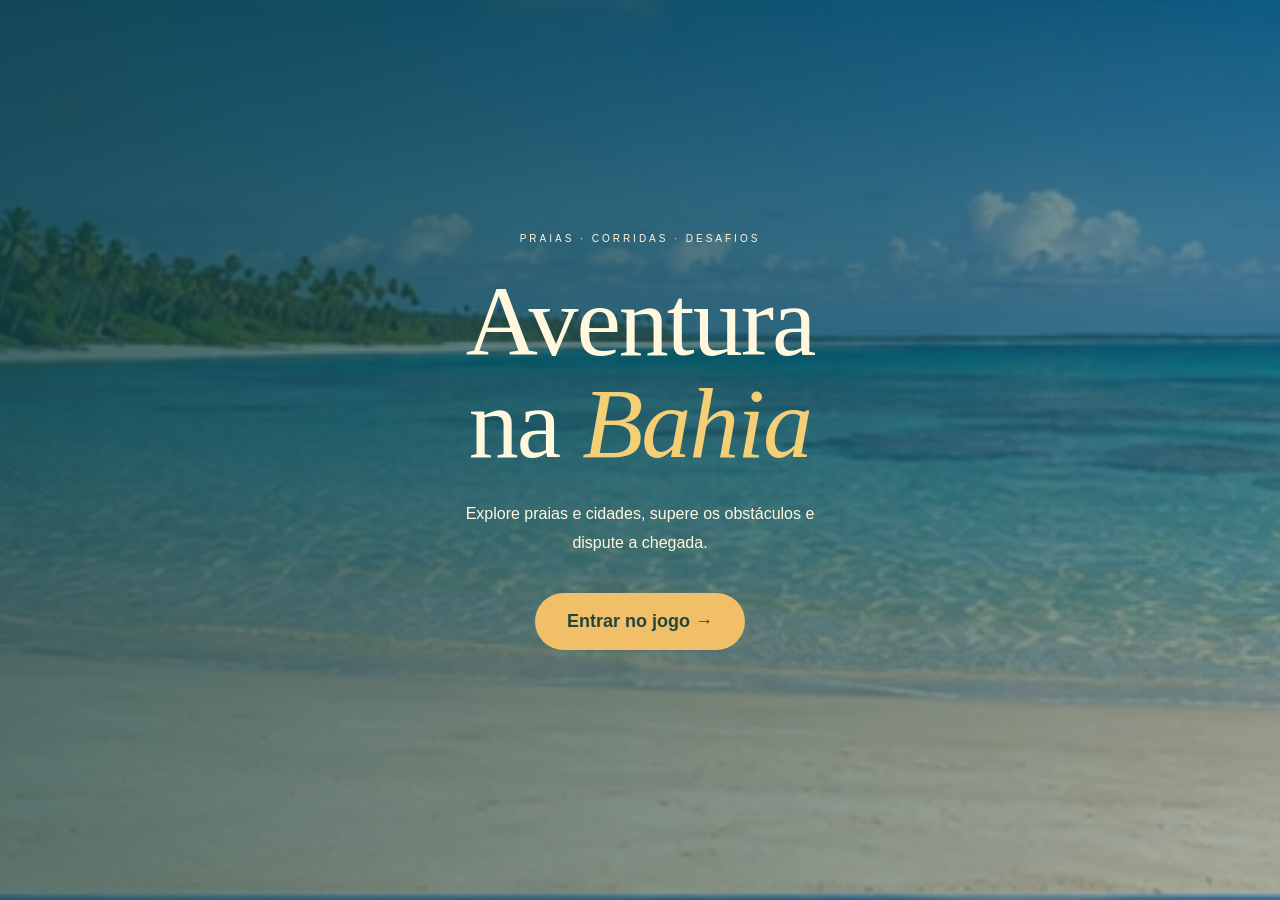
<file: index.html>
<!doctype html><html lang="pt-BR"><head><meta charset="utf-8"><meta name="viewport" content="width=device-width,initial-scale=1,viewport-fit=cover"><meta name="theme-color" content="#153f42"><title>Aventura na Bahia</title><link rel="manifest" href="manifest.webmanifest"><link rel="apple-touch-icon" href="assets/img/icon-180.png"><link rel="icon" href="assets/img/favicon.svg"><link rel="stylesheet" href="assets/css/style.css?v=23"></head><body class="welcome"><main class="welcome-card"><span class="welcome-tag">PRAIAS · CORRIDAS · DESAFIOS</span><h1>Aventura<br>na <em>Bahia</em></h1><p>Explore praias e cidades, supere os obstáculos e dispute a chegada.</p><a class="welcome-enter" href="escolher.html">Entrar no jogo →</a></main></body></html>
</file>
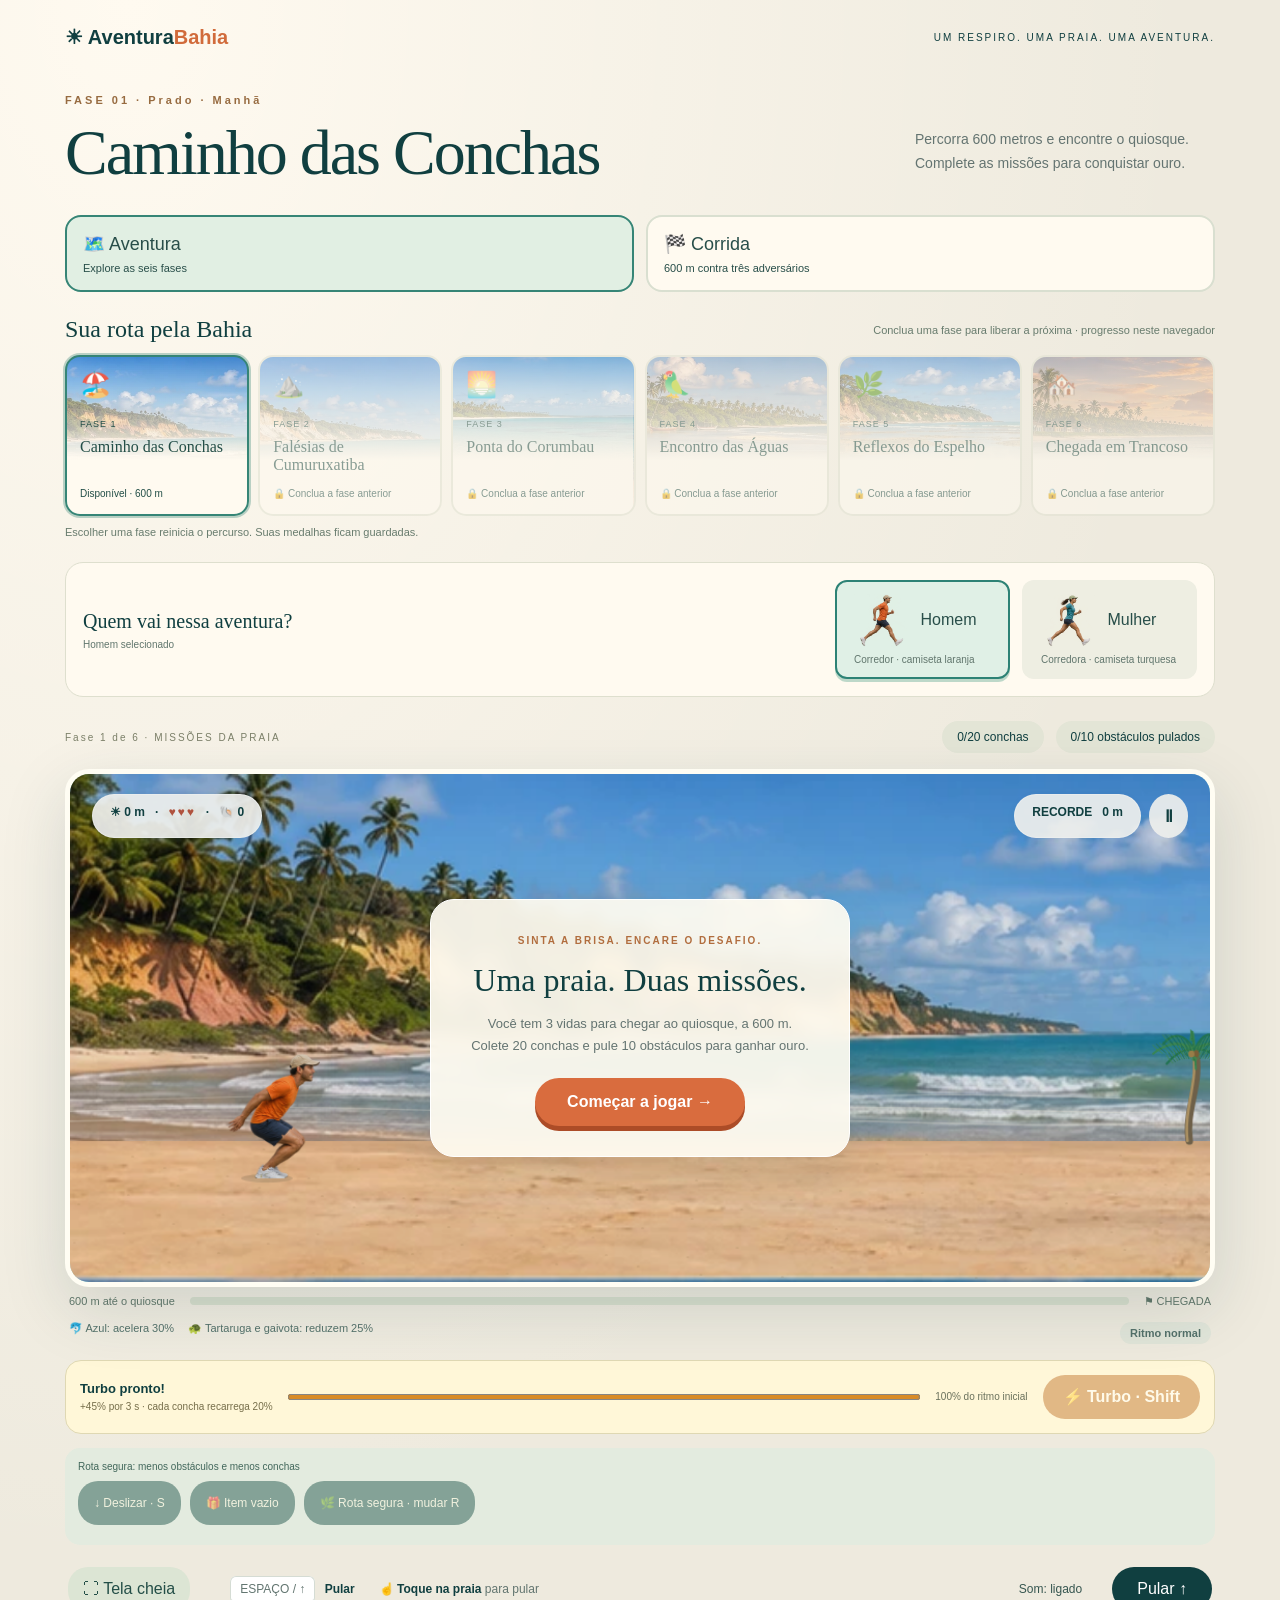
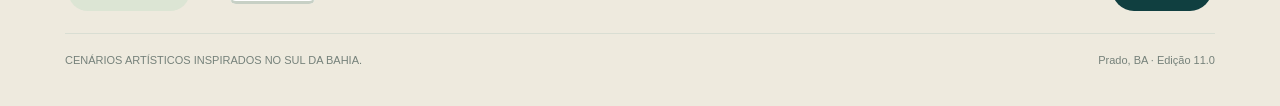
<file: Aventura_na_Bahia_Profissional (16)/Aventura_na_Bahia/index.html>
<!doctype html>
<html lang="pt-BR">
<head>
<meta charset="utf-8">
<meta name="viewport" content="width=device-width,initial-scale=1,viewport-fit=cover">
<meta name="apple-mobile-web-app-capable" content="yes">
<meta name="apple-mobile-web-app-title" content="Aventura Bahia">
<meta name="apple-mobile-web-app-status-bar-style" content="black-translucent">
<meta name="theme-color" content="#073e40">
<title>Aventura na Bahia</title>
<meta name="description" content="Corra pelas praias de Prado, pule obstáculos e colete conchas em Aventura na Bahia.">
<link rel="icon" type="image/svg+xml" href="assets/img/favicon.svg">
<link rel="stylesheet" href="assets/css/style.css?v=11">
</head>
<body>
<header>
<div class="brand">☀ Aventura<span>Bahia</span>
</div>
<small>UM RESPIRO. UMA PRAIA. UMA AVENTURA.</small>
</header>
<main>
<div class="intro">
<div>
<div class="eyebrow">FASE 01 · PRADO, BAHIA</div>
<h1>Caminho das <em>Conchas.</em>
</h1>
</div>
<p>Explore uma praia inspirada em Prado, entre ondas, coqueiros e falésias. Percorra 600 metros e encontre o quiosque.</p>
</div>
<section class="mode-picker" aria-label="Modo de jogo"><button id="mode-adventure" aria-pressed="true">🗺️ Aventura<small>Explore as seis fases</small></button><button id="mode-race" aria-pressed="false">🏁 Corrida<small>600 m contra três adversários</small></button></section>
<section id="race-options" class="race-options" hidden><label>Destino <select id="race-destination"><option value="0">Prado</option><option value="1">Cumuruxatiba</option><option value="2">Corumbau</option><option value="3">Caraíva</option><option value="4">Praia do Espelho</option><option value="5">Trancoso</option></select></label><label><input type="checkbox" id="championship"> Campeonato · seis etapas</label><small>1º: 10 · 2º: 6 · 3º: 4 · 4º: 2 pontos. Sem concluir: 0.</small><p>As faixas verdes no chão dão aceleração. Passe por cima sem pular!</p></section>
<section id="adventure-map" class="map-section" aria-label="Mapa da aventura"><div class="map-heading"><h2>Sua rota pela Bahia</h2><small id="save-status">Conclua uma fase para liberar a próxima · progresso neste navegador</small></div><div id="phase-map" class="phase-map"></div><p class="map-note">Escolher uma fase reinicia o percurso. Suas medalhas ficam guardadas.</p></section>
<section class="character-picker" aria-label="Escolha seu personagem"><div><strong>Quem vai nessa aventura?</strong><small id="character-name" aria-live="polite">Homem selecionado</small></div><button id="choose-man" aria-pressed="true"><span>🧑</span> Homem<small>Corredor · camiseta laranja</small></button><button id="choose-woman" aria-pressed="false"><span>👩</span> Mulher<small>Corredora · camiseta turquesa</small></button></section>
<section class="missions" aria-label="Missões da fase"><span><span id="phase-label">Fase 1 de 6</span> · MISSÕES DA PRAIA</span><b id="mission-shells">0/20 conchas</b><b id="mission-jumps">0/10 obstáculos pulados</b></section>
<div class="mobile-help">📱 Toque para pular · deslize para baixo para agachar. Deitado, você vê mais da pista. <button id="mobile-play">Jogar com tela dedicada</button></div><button id="mobile-exit" hidden>☰ Voltar ao menu</button>
<div class="game">
<div id="countdown" class="countdown" role="status" hidden>3</div>
<canvas id="game" width="1100" height="490" aria-label="Jogo de corrida na praia">
</canvas>
<div class="hud">
<div class="pill"><b id="race-position" hidden>1º / 4</b> ☀ <span id="score">0</span> m &nbsp; · &nbsp; <span id="lives" aria-label="3 vidas">♥♥♥</span> &nbsp; · &nbsp; 🐚 <span id="shells">0</span>
</div>
<div style="display:flex;gap:8px">
<div class="pill">RECORDE &nbsp; <span id="best">0</span> m</div>
<button id="pause" aria-label="Pausar">Ⅱ</button>
</div>
</div>
<div id="gap" class="gap" hidden></div>
<div id="race-board" class="race-board" hidden></div>
<div class="overlay" id="overlay">
<div class="card">
<small>SINTA A BRISA. ENCARE O DESAFIO.</small>
<h2 id="title">Uma praia. Duas missões.</h2>
<p id="message">Você tem 3 vidas para chegar ao quiosque, a 600 m.<br>Colete 20 conchas e pule 10 obstáculos para ganhar ouro.</p>
<div id="celebration" class="celebration" hidden></div>
<div id="podium" class="podium" hidden></div>
<button class="primary" id="start">Começar a jogar →</button>
</div>
</div>
</div>
<div class="route"><span id="remaining">600 m até o quiosque</span><progress id="progress" max="600" value="0" aria-label="Progresso até a chegada"></progress><span>⚑ CHEGADA</span></div>
<div class="animal-guide"><span>🐬 Azul: acelera 30%</span><span>🐢 Tartaruga e gaivota: reduzem 25%</span><b id="effect" role="status">Ritmo normal</b></div>
<div id="turbo-panel" class="turbo-panel"><div><strong id="turbo-status">Turbo pronto!</strong><small>+45% por 3 s · cada concha recarrega 20%</small></div><progress id="turbo-energy" max="100" value="100" aria-label="Energia do turbo"></progress><span id="pace">100% do ritmo inicial</span><button id="turbo" disabled>⚡ Turbo · Shift</button></div>
<section class="tactics"><p id="route-note">Rota segura: menos obstáculos e menos conchas</p><div><button id="slide">↓ Deslizar · S</button><button id="item" disabled>🎁 Item vazio</button><button id="route">🌿 Rota segura · mudar R</button></div><small id="powers" role="status"></small><b id="hazard-warning" role="status"></b></section>
<div class="bottom"><button id="fullscreen">⛶ Tela cheia</button><small id="fullscreen-status" role="status"></small>
<div class="controls">
<span class="desktop">
<span class="key">ESPAÇO / ↑</span> <b>Pular</b>
</span>
<span>☝ <b>Toque na praia</b> para pular</span>
</div>
<button id="sound" aria-pressed="true">Som: ligado</button>
<button id="jump">Pular ↑</button>
</div>
<div class="foot">
<span>CENÁRIOS ARTÍSTICOS INSPIRADOS NO SUL DA BAHIA.</span>
<span>Prado, BA · Edição 11.0</span>
</div>
</main>
<script src="assets/js/game.js?v=11" defer>
</script>
</body>
</html>
</file>
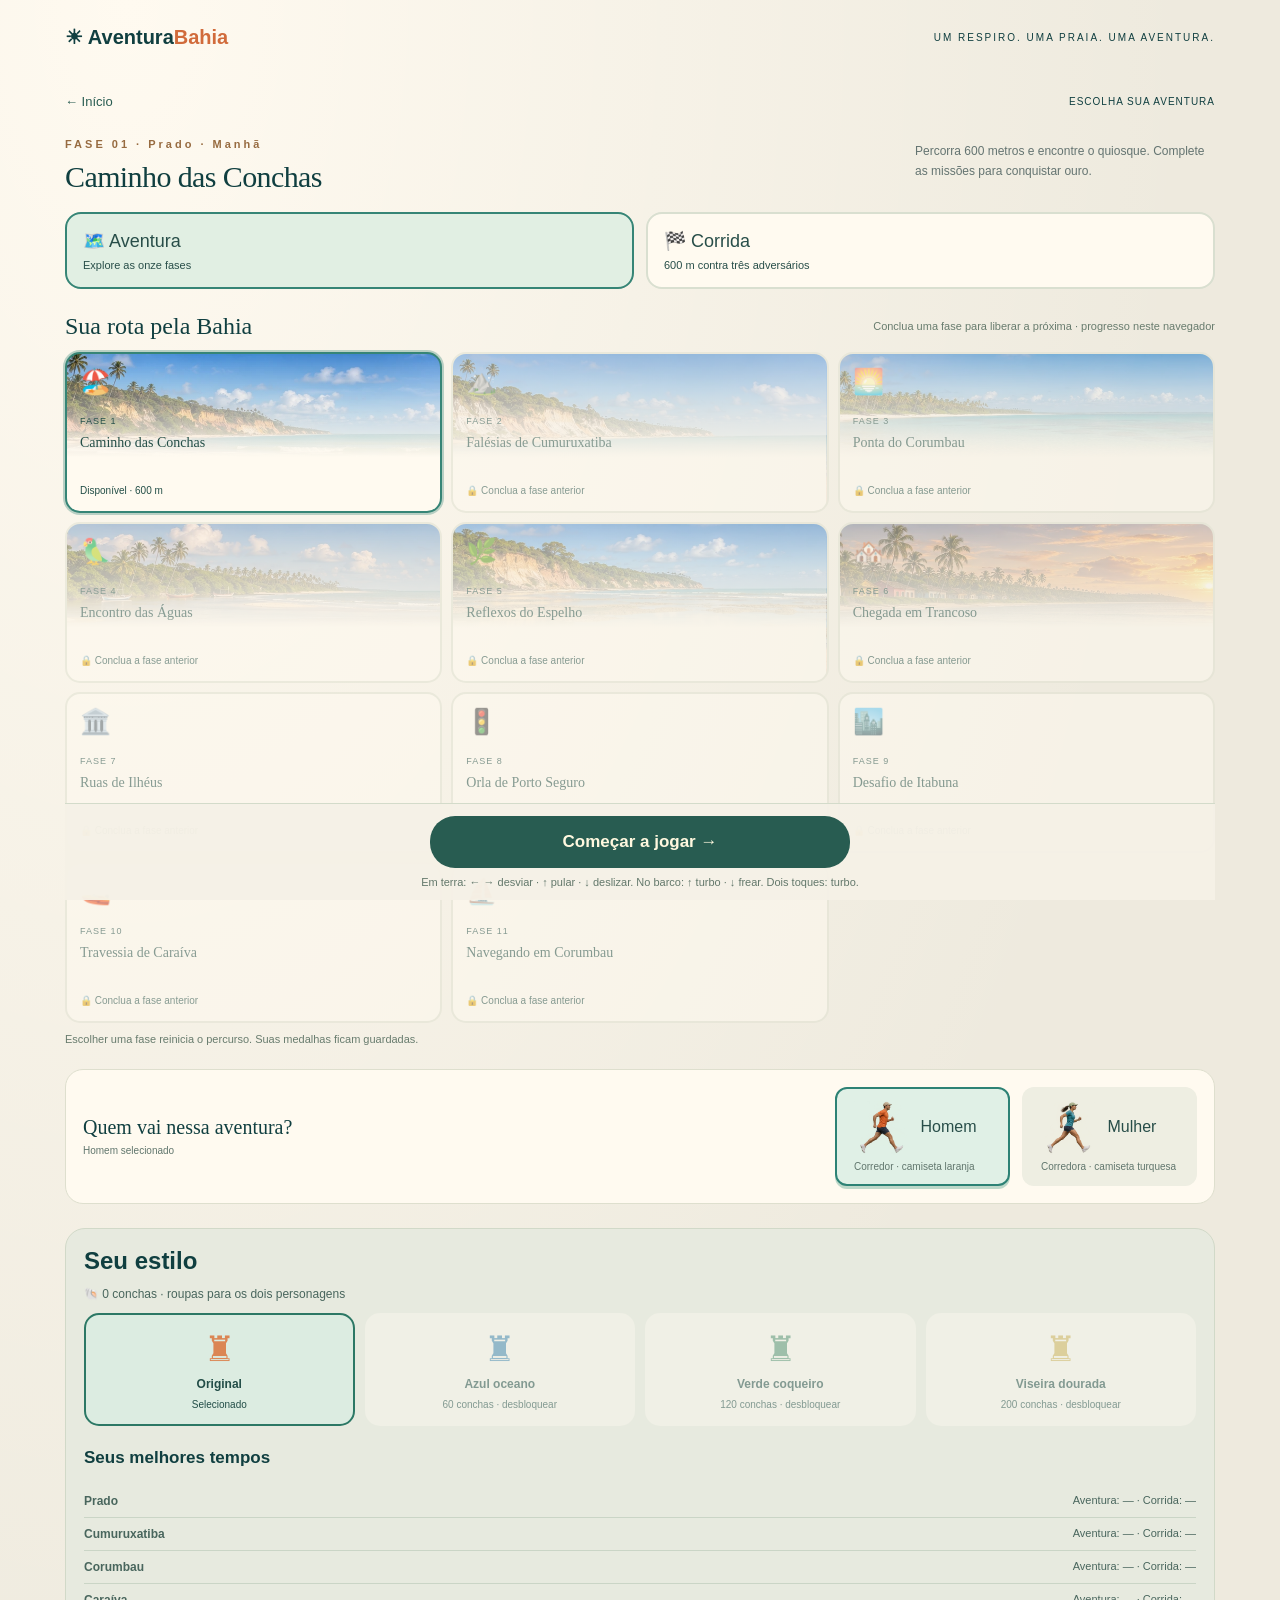
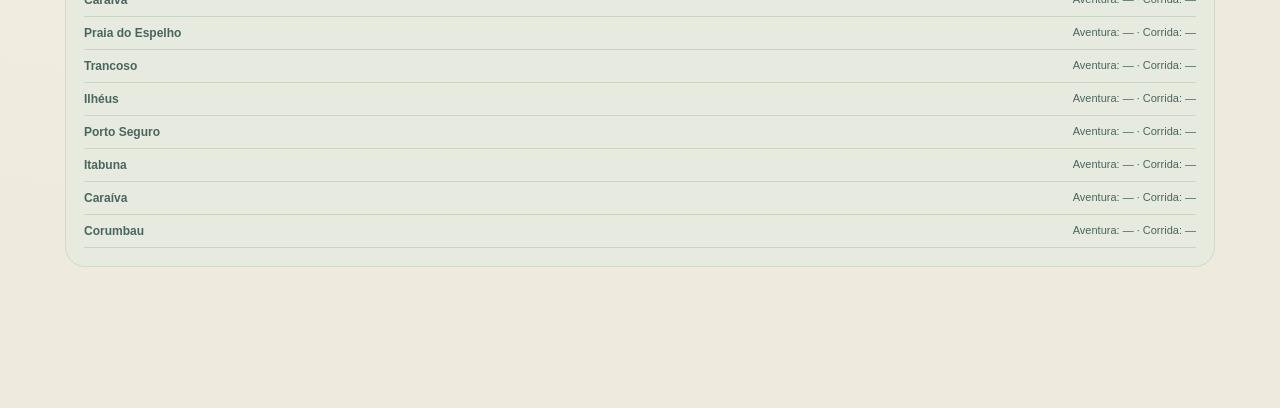
<file: escolher.html>
<!doctype html>
<html lang="pt-BR">
<head>
<meta charset="utf-8">
<meta name="viewport" content="width=device-width,initial-scale=1,viewport-fit=cover">
<meta name="apple-mobile-web-app-capable" content="yes">
<meta name="apple-mobile-web-app-title" content="Aventura Bahia">
<meta name="apple-mobile-web-app-status-bar-style" content="black-translucent">
<meta name="theme-color" content="#073e40">
<title>Aventura na Bahia</title>
<meta name="description" content="Corra pelas praias de Prado, pule obstáculos e colete conchas em Aventura na Bahia.">
<link rel="apple-touch-icon" href="assets/img/icon-180.png">
<link rel="manifest" href="manifest.webmanifest">
<link rel="icon" type="image/svg+xml" href="assets/img/favicon.svg">
<link rel="stylesheet" href="assets/css/style.css?v=23">
</head>
<body data-screen="setup">
<header>
<div class="brand">☀ Aventura<span>Bahia</span>
</div>
<small>UM RESPIRO. UMA PRAIA. UMA AVENTURA.</small>
</header>
<main>
<div class="setup-nav"><a href="index.html">← Início</a><span>ESCOLHA SUA AVENTURA</span></div>
<div class="intro">
<div>
<div class="eyebrow">FASE 01 · PRADO, BAHIA</div>
<h1>Caminho das <em>Conchas.</em>
</h1>
</div>
<p>Explore uma praia inspirada em Prado, entre ondas, coqueiros e falésias. Percorra 600 metros e encontre o quiosque.</p>
</div>
<section class="mode-picker" aria-label="Modo de jogo"><button id="mode-adventure" aria-pressed="true">🗺️ Aventura<small>Explore as onze fases</small></button><button id="mode-race" aria-pressed="false">🏁 Corrida<small>600 m contra três adversários</small></button></section>
<section id="race-options" class="race-options" hidden><label>Destino <select id="race-destination"><option value="0">Prado</option><option value="1">Cumuruxatiba</option><option value="2">Corumbau</option><option value="3">Caraíva</option><option value="4">Praia do Espelho</option><option value="5">Trancoso</option><option value="6">Ilhéus · Cidade</option><option value="7">Porto Seguro · Cidade</option><option value="8">Itabuna · Cidade</option><option value="9">Caraíva · Barco</option><option value="10">Corumbau · Barco</option></select></label><label><input type="checkbox" id="championship"> Campeonato · onze etapas</label><small>1º: 10 · 2º: 6 · 3º: 4 · 4º: 2 pontos. Sem concluir: 0.</small><p>As faixas verdes no chão dão aceleração. Passe por cima sem pular!</p></section>
<section id="adventure-map" class="map-section" aria-label="Mapa da aventura"><div class="map-heading"><h2>Sua rota pela Bahia</h2><small id="save-status">Conclua uma fase para liberar a próxima · progresso neste navegador</small></div><div id="phase-map" class="phase-map"></div><p class="map-note">Escolher uma fase reinicia o percurso. Suas medalhas ficam guardadas.</p></section>
<section class="character-picker" aria-label="Escolha seu personagem"><div><strong>Quem vai nessa aventura?</strong><small id="character-name" aria-live="polite">Homem selecionado</small></div><button id="choose-man" aria-pressed="true"><span>🧑</span> Homem<small>Corredor · camiseta laranja</small></button><button id="choose-woman" aria-pressed="false"><span>👩</span> Mulher<small>Corredora · camiseta turquesa</small></button></section>
<section class="missions" aria-label="Missões da fase"><span><span id="phase-label">Fase 1 de 6</span> · MISSÕES DA PRAIA</span><b id="mission-shells">0/20 conchas</b><b id="mission-jumps">0/10 obstáculos pulados</b></section>
<section id="wardrobe" class="wardrobe" aria-label="Roupas e recordes"></section>
<section class="setup-launch"><button id="launch-game">Começar a jogar →</button><p>Em terra: ← → desviar · ↑ pular · ↓ deslizar. No barco: ↑ turbo · ↓ frear. Dois toques: turbo.</p><small id="launch-error" role="status"></small></section>
<div class="mobile-help">📱 Deslize para cima para pular, para baixo para agachar e para os lados para mudar de faixa. Jogue em pé com os controles sobre o cenário. <button id="mobile-play">Jogar com tela dedicada</button></div><button id="mobile-exit" hidden>☰ Voltar ao menu</button>
<div class="game">
<div id="countdown" class="countdown" role="status" hidden>3</div>
<canvas id="game" width="1100" height="490" aria-label="Corrida em três faixas, câmera atrás do personagem">
</canvas>
<div class="hud">
<div class="pill"><b id="race-position" hidden>1º / 4</b> ☀ <span id="score">0</span> m &nbsp; · &nbsp; <span id="lives" aria-label="3 vidas">♥♥♥</span> &nbsp; · &nbsp; 🐚 <span id="shells">0</span>
</div>
<div style="display:flex;gap:8px">
<div class="pill">RECORDE &nbsp; <span id="best">0</span> m</div>
<button id="pause" aria-label="Pausar">Ⅱ</button>
</div>
</div>
<div id="gap" class="gap" hidden></div>
<div id="race-board" class="race-board" hidden></div>
<div class="overlay" id="overlay">
<div class="card">
<small>SINTA A BRISA. ENCARE O DESAFIO.</small>
<h2 id="title">Uma praia. Duas missões.</h2>
<p id="message">Você tem 3 vidas para chegar ao quiosque, a 600 m.<br>Colete 20 conchas e pule 10 obstáculos para ganhar ouro.</p>
<div id="celebration" class="celebration" hidden></div>
<div id="podium" class="podium" hidden></div>
<button class="primary" id="start">Começar a jogar →</button>
<button id="sound" aria-label="Ligar ou desligar som" aria-pressed="true">Som: ligado</button>
</div>
</div>
</div>
<div class="route"><span id="remaining">600 m até o quiosque</span><progress id="progress" max="600" value="0" aria-label="Progresso até a chegada"></progress><span>⚑ CHEGADA</span></div>
<div class="animal-guide"><span>🐬 Azul: acelera 30%</span><span>🐢 Tartaruga e gaivota: reduzem 25%</span><b id="effect" role="status">Ritmo normal</b></div>
<div id="turbo-panel" class="turbo-panel"><div><strong id="turbo-status">Turbo pronto!</strong><small>+45% por 3 s · cada concha recarrega 20%</small></div><progress id="turbo-energy" max="100" value="100" aria-label="Energia do turbo"></progress><span id="pace">100% do ritmo inicial</span><button id="turbo" aria-label="Ativar turbo" disabled>⚡ Turbo · Shift</button></div>
<section class="tactics"><p id="route-note">Rota segura: menos obstáculos e menos conchas</p><div><button id="slide" aria-label="Deslizar">↓ Deslizar · S</button><button id="item" disabled>🎁 Item vazio</button><button id="route">🌿 Rota segura · mudar R</button></div><small id="powers" role="status"></small><b id="hazard-warning" role="status"></b></section>
<div class="bottom"><button id="fullscreen">⛶ Tela cheia</button><small id="fullscreen-status" role="status"></small>
<div class="controls">
<span class="desktop">
<span class="key">ESPAÇO / ↑</span> <b>Pular</b>
</span>
<span><b>Deslize para cima</b> para pular</span>
</div>

<button id="lane-left" aria-label="Faixa à esquerda">←</button><button id="lane-right" aria-label="Faixa à direita">→</button>
<button id="jump" aria-label="Pular">Pular ↑</button>
</div>
<div class="foot">
<span>CENÁRIOS ARTÍSTICOS INSPIRADOS NO SUL DA BAHIA.</span>
<span>Prado, BA · Edição 14.0</span>
</div>
</main>
<script src="assets/js/game.js?v=23" defer>
</script>
<script src="assets/js/pista.js?v=23" defer></script>
</body>
</html>
</file>
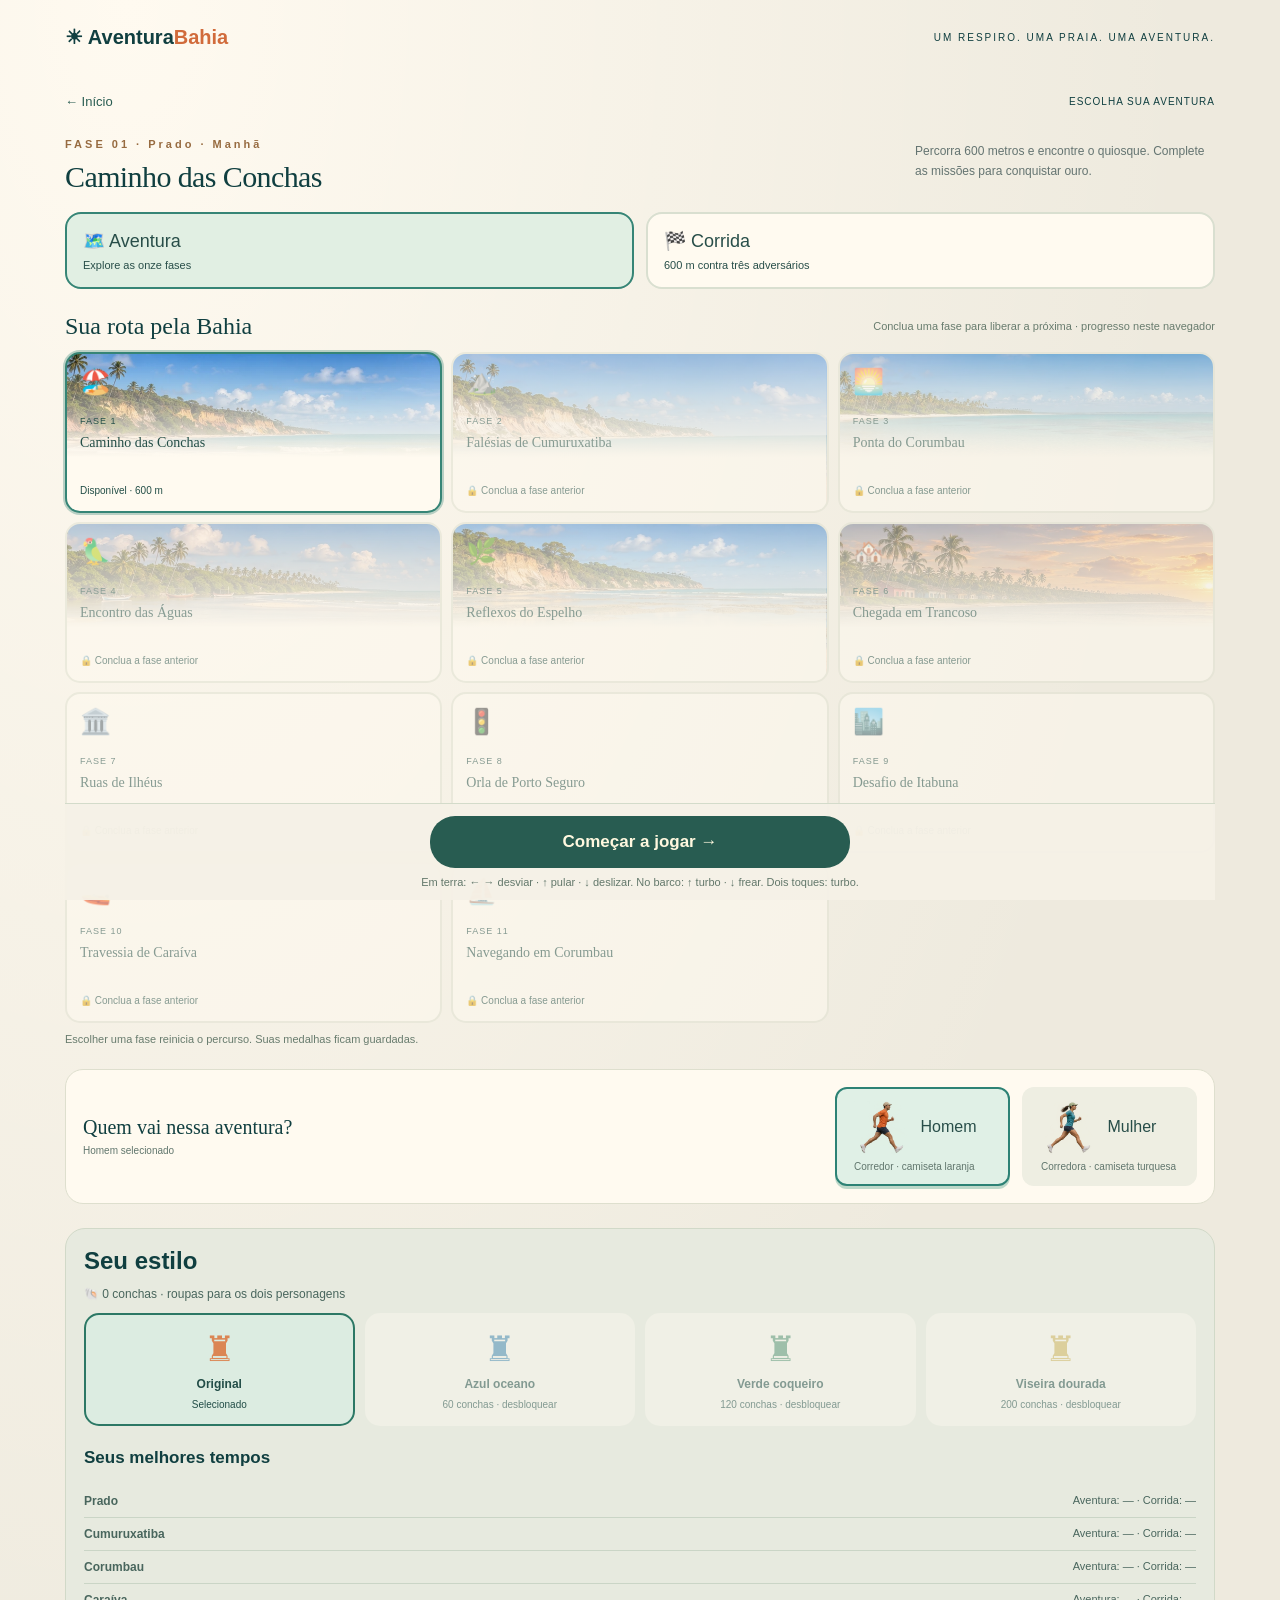
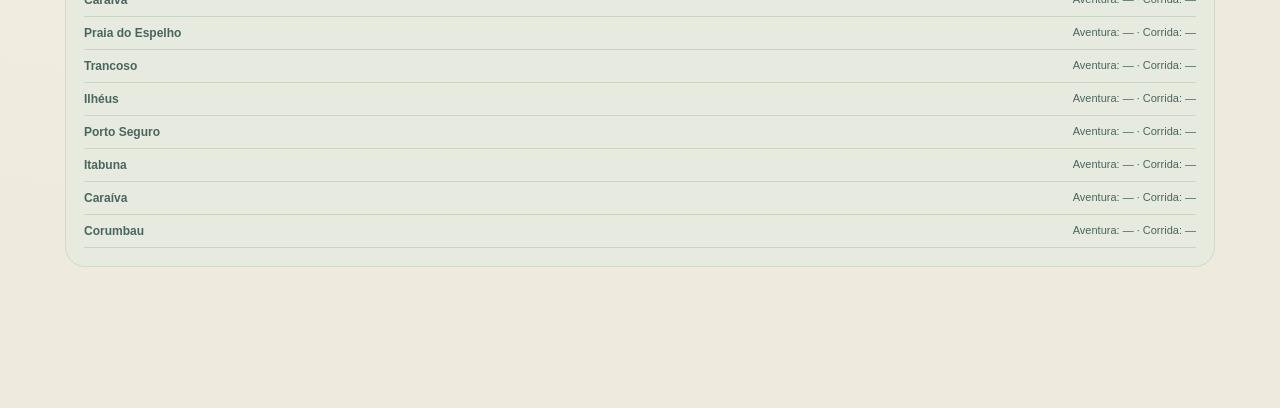
<file: jogar.html>
<!doctype html>
<html lang="pt-BR">
<head>
<meta charset="utf-8">
<meta name="viewport" content="width=device-width,initial-scale=1,viewport-fit=cover">
<meta name="apple-mobile-web-app-capable" content="yes">
<meta name="apple-mobile-web-app-title" content="Aventura Bahia">
<meta name="apple-mobile-web-app-status-bar-style" content="black-translucent">
<meta name="theme-color" content="#073e40">
<title>Aventura na Bahia</title>
<meta name="description" content="Corra pelas praias de Prado, pule obstáculos e colete conchas em Aventura na Bahia.">
<link rel="apple-touch-icon" href="assets/img/icon-180.png">
<link rel="manifest" href="manifest.webmanifest">
<link rel="icon" type="image/svg+xml" href="assets/img/favicon.svg">
<link rel="stylesheet" href="assets/css/style.css?v=23">
</head>
<body data-screen="play" class="mobile-playing">
<header>
<div class="brand">☀ Aventura<span>Bahia</span>
</div>
<small>UM RESPIRO. UMA PRAIA. UMA AVENTURA.</small>
</header>
<main>
<div class="setup-nav"><a href="index.html">← Início</a><span>ESCOLHA SUA AVENTURA</span></div>
<div class="intro">
<div>
<div class="eyebrow">FASE 01 · PRADO, BAHIA</div>
<h1>Caminho das <em>Conchas.</em>
</h1>
</div>
<p>Explore uma praia inspirada em Prado, entre ondas, coqueiros e falésias. Percorra 600 metros e encontre o quiosque.</p>
</div>
<section class="mode-picker" aria-label="Modo de jogo"><button id="mode-adventure" aria-pressed="true">🗺️ Aventura<small>Explore as onze fases</small></button><button id="mode-race" aria-pressed="false">🏁 Corrida<small>600 m contra três adversários</small></button></section>
<section id="race-options" class="race-options" hidden><label>Destino <select id="race-destination"><option value="0">Prado</option><option value="1">Cumuruxatiba</option><option value="2">Corumbau</option><option value="3">Caraíva</option><option value="4">Praia do Espelho</option><option value="5">Trancoso</option><option value="6">Ilhéus · Cidade</option><option value="7">Porto Seguro · Cidade</option><option value="8">Itabuna · Cidade</option><option value="9">Caraíva · Barco</option><option value="10">Corumbau · Barco</option></select></label><label><input type="checkbox" id="championship"> Campeonato · onze etapas</label><small>1º: 10 · 2º: 6 · 3º: 4 · 4º: 2 pontos. Sem concluir: 0.</small><p>As faixas verdes no chão dão aceleração. Passe por cima sem pular!</p></section>
<section id="adventure-map" class="map-section" aria-label="Mapa da aventura"><div class="map-heading"><h2>Sua rota pela Bahia</h2><small id="save-status">Conclua uma fase para liberar a próxima · progresso neste navegador</small></div><div id="phase-map" class="phase-map"></div><p class="map-note">Escolher uma fase reinicia o percurso. Suas medalhas ficam guardadas.</p></section>
<section class="character-picker" aria-label="Escolha seu personagem"><div><strong>Quem vai nessa aventura?</strong><small id="character-name" aria-live="polite">Homem selecionado</small></div><button id="choose-man" aria-pressed="true"><span>🧑</span> Homem<small>Corredor · camiseta laranja</small></button><button id="choose-woman" aria-pressed="false"><span>👩</span> Mulher<small>Corredora · camiseta turquesa</small></button></section>
<section class="missions" aria-label="Missões da fase"><span><span id="phase-label">Fase 1 de 6</span> · MISSÕES DA PRAIA</span><b id="mission-shells">0/20 conchas</b><b id="mission-jumps">0/10 obstáculos pulados</b></section>
<section class="setup-launch"><button id="launch-game">Começar a jogar →</button><p>Em terra: ← → desviar · ↑ pular · ↓ deslizar. No barco: ↑ turbo · ↓ frear. Dois toques: turbo.</p><small id="launch-error" role="status"></small></section>
<div class="mobile-help">📱 Deslize para cima para pular, para baixo para agachar e para os lados para mudar de faixa. Jogue em pé com os controles sobre o cenário. <button id="mobile-play">Jogar com tela dedicada</button></div><button id="mobile-exit" hidden>☰ Voltar ao menu</button>
<div class="game">
<div id="countdown" class="countdown" role="status" hidden>3</div>
<canvas id="game" width="1100" height="490" aria-label="Corrida em três faixas, câmera atrás do personagem">
</canvas>
<div class="hud">
<div class="pill"><b id="race-position" hidden>1º / 4</b> ☀ <span id="score">0</span> m &nbsp; · &nbsp; <span id="lives" aria-label="3 vidas">♥♥♥</span> &nbsp; · &nbsp; 🐚 <span id="shells">0</span>
</div>
<div style="display:flex;gap:8px">
<div class="pill">RECORDE &nbsp; <span id="best">0</span> m</div>
<button id="pause" aria-label="Pausar">Ⅱ</button>
</div>
</div>
<div id="gap" class="gap" hidden></div>
<div id="race-board" class="race-board" hidden></div>
<div class="overlay" id="overlay">
<div class="card">
<small>SINTA A BRISA. ENCARE O DESAFIO.</small>
<h2 id="title">Uma praia. Duas missões.</h2>
<p id="message">Você tem 3 vidas para chegar ao quiosque, a 600 m.<br>Colete 20 conchas e pule 10 obstáculos para ganhar ouro.</p>
<div id="celebration" class="celebration" hidden></div>
<div id="podium" class="podium" hidden></div>
<button class="primary" id="start">Começar a jogar →</button>
<button id="sound" aria-label="Ligar ou desligar som" aria-pressed="true">Som: ligado</button>
</div>
</div>
</div>
<div class="route"><span id="remaining">600 m até o quiosque</span><progress id="progress" max="600" value="0" aria-label="Progresso até a chegada"></progress><span>⚑ CHEGADA</span></div>
<div class="animal-guide"><span>🐬 Azul: acelera 30%</span><span>🐢 Tartaruga e gaivota: reduzem 25%</span><b id="effect" role="status">Ritmo normal</b></div>
<div id="turbo-panel" class="turbo-panel"><div><strong id="turbo-status">Turbo pronto!</strong><small>+45% por 3 s · cada concha recarrega 20%</small></div><progress id="turbo-energy" max="100" value="100" aria-label="Energia do turbo"></progress><span id="pace">100% do ritmo inicial</span><button id="turbo" aria-label="Ativar turbo" disabled>⚡ Turbo · Shift</button></div>
<section class="tactics"><p id="route-note">Rota segura: menos obstáculos e menos conchas</p><div><button id="slide" aria-label="Deslizar">↓ Deslizar · S</button><button id="item" disabled>🎁 Item vazio</button><button id="route">🌿 Rota segura · mudar R</button></div><small id="powers" role="status"></small><b id="hazard-warning" role="status"></b></section>
<div class="bottom"><button id="fullscreen">⛶ Tela cheia</button><small id="fullscreen-status" role="status"></small>
<div class="controls">
<span class="desktop">
<span class="key">ESPAÇO / ↑</span> <b>Pular</b>
</span>
<span><b>Deslize para cima</b> para pular</span>
</div>

<button id="lane-left" aria-label="Faixa à esquerda">←</button><button id="lane-right" aria-label="Faixa à direita">→</button>
<button id="jump" aria-label="Pular">Pular ↑</button>
</div>
<div class="foot">
<span>CENÁRIOS ARTÍSTICOS INSPIRADOS NO SUL DA BAHIA.</span>
<span>Prado, BA · Edição 14.0</span>
</div>
</main>
<script src="assets/js/game.js?v=23" defer>
</script>
<script src="assets/js/pista.js?v=23" defer></script>
</body>
</html>
</file>
<file: assets/css/style.css>
/* Aventura na Bahia — interface e responsividade */
*{box-sizing:border-box}
body{margin:0;background:#f5f1e7;color:#103f40;font-family:Arial,sans-serif}
header{max-width:1200px;margin:auto;padding:25px 25px;display:flex;justify-content:space-between;align-items:center}
.brand{font-weight:900;font-size:20px}
.brand span{color:#d16b3b}
header small{letter-spacing:2px;font-size:10px}
main{max-width:1200px;margin:auto;padding:20px 25px}
 .intro{display:flex;justify-content:space-between;align-items:end;margin:0 0 25px}
.eyebrow{font-size:11px;letter-spacing:3px;font-weight:bold;color:#976b40}
h1{font-family:Georgia,serif;font-size:clamp(38px,5vw,66px);letter-spacing:-2px;margin:10px 0 0;font-weight:normal}
h1 em{color:#d16b3b}
.intro p{max-width:300px;font-size:14px;line-height:1.7;color:#647471}
.game{position:relative;border-radius:24px;overflow:hidden;background:#a9dfdb;box-shadow:0 18px 45px #12484518;touch-action:none}
canvas{display:block;width:100%;aspect-ratio:1100/490}
.hud{position:absolute;top:20px;left:22px;right:22px;display:flex;justify-content:space-between;gap:10px;pointer-events:none}
.pill{background:#fffdfaeb;border:1px solid #fff9;border-radius:30px;padding:10px 17px;font-size:12px;font-weight:bold;box-shadow:0 3px 10px #1248450c}
button{cursor:pointer;border:0;font:inherit}
#pause{pointer-events:auto;background:#fffdfaeb;border-radius:50%;width:39px;font-weight:bold;color:#103f40}
.overlay{position:absolute;inset:0;display:flex;align-items:center;justify-content:center;text-align:center;background:#123f4024;backdrop-filter:blur(2px)}
.card{background:#fffcf2f2;padding:30px 40px;border:1px solid #fff;border-radius:24px;max-width:90%;box-shadow:0 16px 50px #123f4020}
.card small{letter-spacing:2px;font-weight:bold;font-size:10px;color:#b16d3e}
.card h2{font:normal 36px Georgia;margin:14px 0}
.card p{font-size:13px;color:#647471;line-height:1.7}
.primary{background:#d96c3e;color:white;border-radius:30px;padding:15px 32px;font-weight:bold;margin-top:8px;box-shadow:0 5px 0 #ac4c27}
.hidden{display:none}
.bottom{display:flex;justify-content:space-between;align-items:center;padding:22px 3px;gap:20px}
.controls{display:flex;gap:24px;font-size:12px;color:#627570}
.controls b{color:#103f40}
.key{background:white;border:1px solid #d5dcd4;border-bottom:3px solid #c7d0c5;border-radius:6px;padding:5px 9px;margin-right:6px}
#jump{background:#103f40;color:white;border-radius:25px;padding:13px 25px;touch-action:none}
.foot{border-top:1px solid #d9ded3;padding:20px 0;font-size:11px;display:flex;justify-content:space-between;color:#75817a}
@media(max-width:650px){header{padding:20px}
header small{display:none}
main{padding:5px 14px}
.intro{display:block}
.intro p{max-width:none;margin:15px 0 22px}
.hud{left:10px;right:10px;top:10px}
.pill{padding:8px 10px;font-size:10px}
canvas{aspect-ratio:4/3}
.card{padding:22px}
.card h2{font-size:28px}
.controls{gap:10px;font-size:10px}
.desktop{display:none}
.bottom{gap:8px}
#jump{padding:13px 20px}
.foot{font-size:10px}
}

/* Edição 2.0: cores naturais, foco visível e proporções preservadas. */
body{background:radial-gradient(ellipse at 10% 0%,#fffaf0,transparent 65%),#eeeade}
.game{border:5px solid #fffdf3;box-shadow:0 22px 65px #193f4026}
canvas{aspect-ratio:1100/490!important;height:auto!important}
#sound{margin-left:auto;background:transparent;color:#365650;font-size:12px;padding:10px;border-radius:20px}
button:focus-visible{outline:3px solid #148f9c;outline-offset:4px}
.card{background:#fffcf2ed;backdrop-filter:blur(8px)}
.card h2{font-size:32px;max-width:360px}
.overlay{backdrop-filter:none;background:#123f4012}
@media(max-width:650px){.game{border-width:3px;border-radius:17px}canvas{min-height:260px;object-fit:cover;object-position:22% center}.card{padding:18px}.card h2{font-size:23px;margin:9px 0}.card p{font-size:12px;margin:9px 0}.primary{padding:12px 24px}.controls{max-width:125px}.hud{top:8px;left:7px;right:7px}.pill{font-size:9px;padding:7px 8px}.bottom{flex-wrap:wrap}#jump{font-size:13px}.intro p{font-size:13px}#sound{font-size:11px}}

.missions{display:flex;gap:12px;align-items:center;flex-wrap:wrap;margin-bottom:16px;font-size:12px}.missions>span{font-size:10px;letter-spacing:2px;color:#7c8069;margin-right:auto}.missions b{padding:9px 15px;background:#e3e5d6;border-radius:25px;font-weight:normal}.missions b.complete{background:#236955;color:#fff}#lives{color:#bc543e;letter-spacing:2px}.route{display:flex;align-items:center;gap:15px;font-size:11px;color:#61776a;padding:18px 4px 0}.route progress{flex:1;height:8px;border:0;border-radius:9px;overflow:hidden;accent-color:#d96c3e}.route progress::-webkit-progress-bar{background:#d8dfcd}.route progress::-webkit-progress-value{background:#d96c3e}.card{max-width:92%}@media(max-width:650px){.missions{gap:6px}.missions>span{width:100%;margin-bottom:4px}.missions b{font-size:11px;padding:7px 10px}.route{font-size:9px;gap:8px}.hud .pill{font-size:8px;padding:6px}.card h2{font-size:22px}.card p{max-width:290px;font-size:11px}.intro h1{font-size:40px}}

.animal-guide{display:flex;flex-wrap:wrap;gap:14px;padding:14px 4px 0;font-size:11px;color:#54716a}.animal-guide b{margin-left:auto;padding:5px 10px;background:#e1e5d9;border-radius:16px}.animal-guide .boost{background:#b7e9db;color:#155c4f}.animal-guide .slow{background:#ead2eb;color:#744381}

.character-picker{display:flex;align-items:center;gap:12px;margin:0 0 24px;padding:17px;background:#fffaf0;border:1px solid #dedfce;border-radius:18px}.character-picker>div{margin-right:auto}.character-picker strong{font:20px Georgia}.character-picker small{display:block;font-size:10px;color:#61766d;margin-top:6px}.character-picker button{background:#eeeee2;color:#284e49;border:2px solid transparent;border-radius:12px;padding:12px 17px;text-align:left;min-width:175px}.character-picker button[aria-pressed=true]{border-color:#2d8275;background:#e0f0e6;box-shadow:0 3px 0 #bdd8c9}.character-picker button>span{margin-right:8px;font-size:22px}@media(max-width:650px){.character-picker{flex-wrap:wrap;padding:12px;gap:8px}.character-picker>div{width:100%}.character-picker button{flex:1;min-width:120px;padding:9px}.character-picker button small{font-size:9px}.character-picker strong{font-size:19px}}

.map-section{margin-bottom:24px}.map-heading{display:flex;align-items:center;justify-content:space-between;gap:12px;margin-bottom:12px}.map-heading h2{font:24px Georgia;margin:0}.map-heading small,.map-note{font-size:11px;color:#687c6e}.phase-map{display:grid;grid-template-columns:repeat(6,1fr);gap:9px}.phase-map button{border:2px solid #e0e1d1;background:#fffaf0;border-radius:15px;text-align:left;padding:13px;color:#234e47}.phase-map button>span{display:block;font-size:25px;margin-bottom:8px}.phase-map small{font-size:9px;letter-spacing:1px}.phase-map strong{display:block;font:16px Georgia;margin:7px 0;min-height:38px}.phase-map em{font-style:normal;font-size:10px}.phase-map button[aria-pressed=true]{border-color:#368576;background:#e1efe3}.phase-map button:disabled{opacity:.52;cursor:not-allowed}.map-note{margin:10px 0}@media(max-width:850px){.phase-map{grid-template-columns:repeat(3,1fr)}.map-heading{align-items:start;flex-direction:column}}@media(max-width:450px){.phase-map{grid-template-columns:repeat(2,1fr)}}

.mode-picker{display:flex;gap:12px;margin-bottom:24px}.mode-picker button{flex:1;padding:16px;border:2px solid #d9dfd0;background:#fffaf0;color:#284e49;border-radius:16px;font-size:18px;text-align:left}.mode-picker button[aria-pressed=true]{border-color:#368576;background:#e1efe3}.mode-picker small{display:block;font-size:11px;margin-top:7px}.race-board{position:absolute;top:67px;left:20px;right:20px;font-size:11px;text-align:center;background:#fffbe6dd;border-radius:12px;padding:8px;pointer-events:none}#race-position{background:#246c5c;color:white;border-radius:9px;padding:4px 7px;margin-right:6px}.podium{margin:12px 0}.podium>div{display:flex;gap:15px;justify-content:space-between;padding:7px 0;border-bottom:1px solid #d7ddca;font-size:13px}.podium span{font-size:11px;color:#64766b}[hidden]{display:none!important}@media(max-width:650px){.mode-picker button{padding:12px;font-size:15px}.race-board{top:49px;font-size:9px;left:8px;right:8px;padding:5px}.podium>div{font-size:11px;padding:4px 0}.game:has(.podium:not([hidden])) .card{padding:12px}.game:has(.podium:not([hidden])) .card h2{font-size:19px}}

.turbo-panel{display:flex;gap:15px;align-items:center;margin-top:16px;border:1px solid #dfd8b3;border-radius:16px;padding:14px;background:#fff7d8}.turbo-panel strong{display:block;font-size:13px}.turbo-panel small{display:block;font-size:10px;margin-top:5px;color:#766e4a}.turbo-panel progress{flex:1;width:100px;height:12px;accent-color:#d98b26}.turbo-panel>span{font-size:10px;color:#6a715c}.turbo-panel button{background:#bd6c21;color:white;border-radius:25px;padding:12px 20px;font-weight:bold}.turbo-panel button:disabled{opacity:.45;cursor:default}.turbo-panel.active{background:#d8f5ec;border-color:#55a995}@media(max-width:650px){.turbo-panel{flex-wrap:wrap;gap:10px;padding:11px}.turbo-panel>div{width:100%}.turbo-panel>span{display:none}.turbo-panel button{font-size:12px;padding:12px 15px}}

.phase-map button:nth-child(1){background-image:linear-gradient(to bottom,#fff0 0%,#fffaf0 66%),url(../img/prado.webp);background-size:cover;background-position:center}.phase-map button>span{height:35px}.phase-map button[aria-pressed=true]{box-shadow:0 0 0 2px #36857655}
.phase-map button:nth-child(2){background-image:linear-gradient(to bottom,#fff0 0%,#fffaf0 66%),url(../img/cumuruxatiba.webp);background-size:cover;background-position:center}.phase-map button>span{height:35px}.phase-map button[aria-pressed=true]{box-shadow:0 0 0 2px #36857655}
.phase-map button:nth-child(3){background-image:linear-gradient(to bottom,#fff0 0%,#fffaf0 66%),url(../img/corumbau.webp);background-size:cover;background-position:center}.phase-map button>span{height:35px}.phase-map button[aria-pressed=true]{box-shadow:0 0 0 2px #36857655}
.phase-map button:nth-child(4){background-image:linear-gradient(to bottom,#fff0 0%,#fffaf0 66%),url(../img/caraiva.webp);background-size:cover;background-position:center}.phase-map button>span{height:35px}.phase-map button[aria-pressed=true]{box-shadow:0 0 0 2px #36857655}
.phase-map button:nth-child(5){background-image:linear-gradient(to bottom,#fff0 0%,#fffaf0 66%),url(../img/espelho.webp);background-size:cover;background-position:center}.phase-map button>span{height:35px}.phase-map button[aria-pressed=true]{box-shadow:0 0 0 2px #36857655}
.phase-map button:nth-child(6){background-image:linear-gradient(to bottom,#fff0 0%,#fffaf0 66%),url(../img/trancoso.webp);background-size:cover;background-position:center}.phase-map button>span{height:35px}.phase-map button[aria-pressed=true]{box-shadow:0 0 0 2px #36857655}
.character-picker button>span{display:inline-block;width:54px;height:54px;font-size:0;vertical-align:middle;background-image:url(../img/corredores-realistas.png);background-size:324px 108px;background-repeat:no-repeat;background-position:0 0}.character-picker #choose-woman>span{background-position:0 -54px}

.race-options{padding:16px;background:#e4eee3;border-radius:16px;margin-bottom:20px;display:flex;flex-wrap:wrap;gap:15px;align-items:center;font-size:13px}.race-options select{padding:9px;border:1px solid #a8c3b4;border-radius:9px;background:#fffaf0;color:#234e47}.race-options small{font-size:10px}.race-options p{width:100%;margin:0;font-size:11px}.countdown{position:absolute;inset:0;z-index:5;display:grid;place-items:center;font:bold 100px Georgia;color:#fff8cf;text-shadow:0 4px 30px #103f40;background:#103f4033}#fullscreen{padding:10px 15px;border-radius:20px;color:#234e47;background:#dce5d4}main:fullscreen{max-width:none;background:#f5f1e7;overflow:auto;padding:12px}main:fullscreen .intro,main:fullscreen .map-section,main:fullscreen .character-picker,main:fullscreen .mode-picker,main:fullscreen .missions,main:fullscreen .race-options,main:fullscreen .foot{display:none}main:fullscreen .game{max-width:1250px;margin:auto}main:fullscreen .bottom{position:sticky;bottom:0;background:#f5f1e7;padding:10px;z-index:6}.podium{max-height:260px;overflow:auto}.podium h3{font-size:13px}

.gap{position:absolute;top:104px;left:50%;transform:translateX(-50%);padding:7px 14px;background:#1c6159df;color:#fff8dd;font-size:11px;border-radius:20px;white-space:nowrap}.celebration{display:flex;justify-content:center;gap:12px;margin:12px 0;align-items:end}.celebration>div{background:linear-gradient(0deg,#d6bc78 0 20%,transparent 20%);padding-bottom:calc(10px + var(--level)*8px);width:90px;text-align:center}.winner-sprite{display:block;width:80px;height:85px;background-image:url(../img/acoes-e-animais.png);background-size:320px 255px;background-repeat:no-repeat;animation:celebrate 1s ease-in-out infinite alternate}.celebration b{font-size:11px;display:block}@keyframes celebrate{to{transform:translateY(-4px)}}.card:has(.celebration:not([hidden])){max-height:90%;overflow:auto}.podium{max-height:160px}@media(max-width:650px){.gap{top:72px;font-size:9px;padding:4px 8px}.celebration{gap:4px;margin:5px 0}.winner-sprite{width:58px;height:60px;background-size:232px 180px}.celebration>div{width:65px}.card:has(.celebration:not([hidden])) h2{font-size:18px;margin:4px 0}}

.tactics{margin-top:14px;padding:13px;border-radius:15px;background:#e3ebdf}.tactics p{margin:0 0 9px;font-size:11px;color:#42675b}.tactics>div{display:flex;gap:9px;flex-wrap:wrap}.tactics button{border-radius:20px;padding:12px 16px;background:#285c51;color:#fff8df;font-size:12px}.tactics button:disabled{opacity:.5;cursor:default}.tactics small,.tactics b{display:block;margin-top:7px;font-size:11px}.tactics b{color:#a24f28}main:fullscreen .tactics{position:sticky;bottom:60px;z-index:5}@media(max-width:650px){.tactics button{flex:1;padding:11px 8px;font-size:10px}.tactics{padding:10px}.tactics>div{gap:5px}}

/* Interface móvel e modo dedicado. */
button,select{touch-action:manipulation}button{min-height:44px}.mobile-help{display:none}#mobile-exit{background:#285c51;color:#fff;padding:10px 16px;border-radius:18px;margin:0 0 8px}
@media(pointer:coarse),(max-width:850px){.mobile-help{display:block;margin:12px 0;padding:12px;background:#e1eee2;border-radius:12px;font-size:12px;line-height:1.7}.mobile-help button{display:block;margin-top:8px;padding:10px 16px;background:#285c51;color:#fff;border-radius:20px}.game canvas{width:100%;height:auto!important;min-height:0!important;aspect-ratio:1100/490!important;object-fit:contain!important}.game{border-radius:13px}.game .card{padding:10px 14px;max-height:94%;overflow:auto}.game .card h2{font-size:19px;margin:5px 0}.game .card p{font-size:10px;margin:5px 0;line-height:1.4}.game .card>small{font-size:8px}.game .primary{padding:9px 17px;margin-top:3px;min-height:38px;font-size:12px}.hud{top:6px;left:6px;right:6px}.hud .pill{font-size:8px;padding:6px;min-height:26px}#pause{width:36px;height:36px;min-height:36px}.gap{top:65px}.race-board{top:39px}.celebration .winner-sprite{height:42px;width:44px;background-size:176px 126px}.celebration>div{width:50px}.celebration{margin:2px}.podium{max-height:95px}.tactics button,#jump,#turbo{min-height:50px}.bottom{flex-wrap:wrap}.controls .desktop{display:none}#jump{font-size:15px;padding:14px 27px}.tactics,.turbo-panel{margin-top:8px}.turbo-panel small{font-size:9px}body{padding-bottom:env(safe-area-inset-bottom)}.countdown{font-size:64px}}
body.mobile-playing{background:#f5f1e7}body.mobile-playing>header,body.mobile-playing .intro,body.mobile-playing .map-section,body.mobile-playing .mode-picker,body.mobile-playing .character-picker,body.mobile-playing .missions,body.mobile-playing .race-options,body.mobile-playing .foot,body.mobile-playing .mobile-help{display:none!important}body.mobile-playing main{padding:8px max(8px,env(safe-area-inset-left));max-width:1100px}body.mobile-playing .controls,body.mobile-playing .animal-guide{display:none}body.mobile-playing .bottom{position:sticky;bottom:0;background:#f5f1e7;z-index:8;padding:8px 0 max(8px,env(safe-area-inset-bottom))}body.mobile-playing .tactics{position:static}.route{padding-top:8px}.tactics p{font-size:10px}
@media(max-height:500px) and (orientation:landscape){body.mobile-playing main{display:grid;grid-template-columns:minmax(0,1fr) 170px;gap:5px}body.mobile-playing #mobile-exit{grid-column:1/-1;min-height:30px;padding:5px;margin:0}body.mobile-playing .game{grid-column:1;grid-row:2/6;align-self:start}body.mobile-playing .route{grid-column:1;grid-row:6}body.mobile-playing .turbo-panel,body.mobile-playing .tactics,body.mobile-playing .bottom{grid-column:2;margin:0;padding:5px;position:static;display:flex;flex-wrap:wrap;gap:4px}body.mobile-playing .turbo-panel>div{width:100%}body.mobile-playing .turbo-panel small,body.mobile-playing .tactics p,body.mobile-playing #pace,body.mobile-playing #sound,body.mobile-playing #fullscreen{display:none}body.mobile-playing .tactics>div{display:flex;flex-wrap:wrap}body.mobile-playing .tactics button{width:100%;min-height:38px;padding:6px;font-size:10px}body.mobile-playing .turbo-panel button{width:100%;min-height:40px}body.mobile-playing #jump{width:100%;min-height:45px;padding:8px}body.mobile-playing .turbo-panel progress{width:80px;height:9px}body.mobile-playing #powers,body.mobile-playing #hazard-warning{font-size:9px}}

/* Correção da tela dedicada no celular. */
html{-webkit-text-size-adjust:100%;text-size-adjust:100%}html,body{max-width:100%;overflow-x:clip}main,main>*{min-width:0}button{max-width:100%}
@media(max-width:850px) and (orientation:portrait){body.mobile-playing main{width:100%;max-width:100%;padding:6px;display:flex;flex-direction:column;gap:6px}body.mobile-playing #mobile-exit{align-self:start;font-size:12px;padding:7px 12px;min-height:36px;margin:0}body.mobile-playing .game{width:100%;border-width:2px;margin:0}body.mobile-playing .game canvas{width:100%!important;height:clamp(240px,40svh,390px)!important;min-height:240px!important;aspect-ratio:auto!important;object-fit:cover!important;object-position:12% center!important}body.mobile-playing .route{width:100%;gap:7px;padding:0;font-size:9px;min-height:20px}body.mobile-playing .route progress{min-width:20px;width:0}body.mobile-playing .route>span:first-child{max-width:110px;white-space:nowrap;overflow:hidden;text-overflow:ellipsis}body.mobile-playing .route>span:last-child{font-size:8px}body.mobile-playing .turbo-panel{display:grid;grid-template-columns:minmax(0,1fr) 105px;gap:5px;padding:9px;margin:0;width:100%}body.mobile-playing .turbo-panel>div{width:auto;grid-column:1}body.mobile-playing .turbo-panel strong{font-size:12px}body.mobile-playing .turbo-panel small,body.mobile-playing #pace{display:none}body.mobile-playing .turbo-panel progress{grid-column:1;width:100%;height:9px}body.mobile-playing #turbo{grid-column:2;grid-row:1/3;font-size:13px;padding:8px;min-height:48px;width:100%}body.mobile-playing .tactics{width:100%;padding:8px;margin:0}body.mobile-playing .tactics p{display:none}body.mobile-playing .tactics>div{display:grid;grid-template-columns:repeat(3,minmax(0,1fr));gap:6px}body.mobile-playing .tactics button{width:100%;font-size:11px;padding:8px 5px;min-height:48px;border-radius:13px}body.mobile-playing .tactics small:empty,body.mobile-playing .tactics b:empty{display:none}body.mobile-playing .bottom{width:100%;display:grid;grid-template-columns:1fr 1fr 1.3fr;gap:6px;padding:4px 0 max(6px,env(safe-area-inset-bottom));margin:0;position:static}body.mobile-playing #fullscreen,body.mobile-playing #sound,body.mobile-playing #jump{width:100%;margin:0;font-size:11px;padding:9px 5px;min-height:48px;border-radius:14px}body.mobile-playing #fullscreen-status{grid-column:1/-1}body.mobile-playing #fullscreen-status:empty{display:none}body.mobile-playing .hud .pill{font-size:9px;padding:6px 7px}body.mobile-playing #pause{min-width:34px;width:34px}body.mobile-playing .race-board{font-size:9px;top:45px}body.mobile-playing .gap{top:74px;font-size:9px}}

/* Jogo vertical com câmera própria e controles sobrepostos. */
@media(max-width:850px) and (orientation:portrait){body.mobile-playing{position:fixed;inset:0;width:100%;height:100dvh;overflow:hidden;background:#153f42}body.mobile-playing main{position:relative;display:block!important;width:100%;height:100dvh;max-width:none;padding:0!important;margin:0}body.mobile-playing .game{position:absolute;inset:0;width:100%;height:100%;border:0;border-radius:0;overflow:hidden}body.mobile-playing .game canvas{display:block;width:100%!important;height:100%!important;min-height:0!important;aspect-ratio:auto!important;object-fit:fill!important}body.mobile-playing #mobile-exit{position:absolute;top:calc(env(safe-area-inset-top) + 8px);left:8px;z-index:12;font-size:0;min-width:38px;min-height:38px;padding:5px;border-radius:50%;background:#164f49df}body.mobile-playing #mobile-exit:after{content:'☰';font-size:20px}body.mobile-playing .hud{top:calc(env(safe-area-inset-top) + 8px);left:53px;right:8px;gap:5px}.hud>div{min-width:0}body.mobile-playing .hud .pill{font-size:9px;padding:7px 6px;background:#fffcedeb}body.mobile-playing .hud>div:last-child>.pill{display:none}body.mobile-playing #pause{min-height:35px;height:35px}body.mobile-playing .race-board{top:calc(env(safe-area-inset-top) + 51px);left:10px;right:10px;background:#fffcedd9;font-size:10px}body.mobile-playing .gap{top:calc(env(safe-area-inset-top) + 81px)}body.mobile-playing .route{position:absolute;bottom:calc(env(safe-area-inset-bottom) + 143px);left:12px;right:12px;width:auto;z-index:7;color:#fff;font-size:10px;text-shadow:0 1px 3px #123;background:#154f4980;padding:4px 8px;border-radius:10px}body.mobile-playing .turbo-panel{position:absolute;right:12px;bottom:calc(env(safe-area-inset-bottom) + 174px);z-index:8;width:114px;display:flex;flex-wrap:wrap;padding:6px;border:1px solid #ffedbb99;background:#173f40bf;border-radius:15px;gap:4px}body.mobile-playing .turbo-panel>div{width:100%}body.mobile-playing .turbo-panel strong{font-size:10px;color:#fff2ba}body.mobile-playing #turbo{min-height:43px;width:100%;font-size:13px;background:#c88626}body.mobile-playing .turbo-panel progress{width:100%;height:7px}body.mobile-playing .tactics{position:absolute;left:12px;right:12px;bottom:calc(env(safe-area-inset-bottom) + 73px);z-index:8;width:auto;padding:0;background:transparent}body.mobile-playing .tactics>div{display:flex;gap:7px;padding-right:112px}body.mobile-playing .tactics #slide{position:fixed;left:12px;bottom:calc(env(safe-area-inset-bottom) + 14px);width:calc(50% - 18px);min-height:54px;font-size:15px;border-radius:19px;background:#174e47eb;border:1px solid #ffffff77}body.mobile-playing .tactics #item,body.mobile-playing .tactics #route{min-height:48px;flex:1;font-size:10px;padding:5px;border-radius:13px;background:#174e47db;border:1px solid #ffffff66}body.mobile-playing #powers,body.mobile-playing #hazard-warning{position:absolute;bottom:calc(100% + 8px);left:0;max-width:65%;padding:4px 7px;background:#fff4dce6;border-radius:8px;margin:0;color:#793a1d;font-size:10px}body.mobile-playing #powers:not(:empty){bottom:calc(100% + 32px)}body.mobile-playing .bottom{position:static;display:block!important;padding:0!important;margin:0;background:transparent;width:0;height:0}body.mobile-playing #jump{position:absolute;right:12px;bottom:calc(env(safe-area-inset-bottom) + 14px);width:calc(50% - 18px);min-height:54px;font-size:16px;padding:8px;border-radius:19px;background:#c5802deb;border:1px solid #fff8d8aa;z-index:9}body.mobile-playing #fullscreen{display:none}body.mobile-playing #sound{position:absolute;right:12px;bottom:calc(env(safe-area-inset-bottom) + 80px);width:102px;min-height:40px;font-size:11px;padding:5px;z-index:9;background:#f8f2dcde;border-radius:12px}body.mobile-playing .game .overlay{z-index:10;padding:55px 12px 170px;background:#103f4030}body.mobile-playing .game .card{max-width:100%;max-height:100%;padding:18px}.game .card h2{font-size:23px}.game .card p{font-size:12px;line-height:1.6}.game .primary{font-size:14px;min-height:44px}.game .podium{max-height:180px}}

/* Três páginas, cada uma com uma tarefa. */
.welcome{min-height:100svh;display:grid;place-items:center;padding:24px;background:linear-gradient(135deg,#0b3d42db,#174e4955),url(../img/corumbau.webp) center/cover fixed;color:#fff8df}.welcome-card{width:min(100%,550px);padding:38px 22px;text-align:center}.welcome h1{font-size:clamp(58px,12vw,100px);line-height:1.02;color:#fff8df;margin:25px 0}.welcome h1 em{color:#f4cf75}.welcome p{font-size:16px;line-height:1.8;max-width:350px;margin:20px auto}.welcome-tag{font-size:10px;letter-spacing:3px}.welcome-enter{display:inline-block;text-decoration:none;background:#f0bf68;color:#23463f;padding:18px 32px;border-radius:30px;font-size:18px;font-weight:bold;margin:15px 0 22px;min-height:54px}.welcome-card small{display:block;margin-top:12px;color:#f7efcd;font-size:11px}.setup-nav{display:flex;justify-content:space-between;align-items:center;font-size:10px;letter-spacing:1px;margin-bottom:20px}.setup-nav a{color:#285c51;text-decoration:none;font-size:13px;letter-spacing:0}.setup-launch{position:sticky;bottom:0;z-index:12;background:#f5f1e7f5;border-top:1px solid #d3dbca;padding:12px 0 max(12px,env(safe-area-inset-bottom));text-align:center}.setup-launch button{width:min(100%,420px);padding:16px;background:#285c51;color:#fff8df;border-radius:25px;font-size:17px;font-weight:bold}.setup-launch p{font-size:11px;color:#63786b;margin:8px 0 0}body[data-screen=setup] .game,body[data-screen=setup] .mobile-help,body[data-screen=setup] #mobile-exit,body[data-screen=setup] .route,body[data-screen=setup] .animal-guide,body[data-screen=setup] .turbo-panel,body[data-screen=setup] .tactics,body[data-screen=setup] .bottom,body[data-screen=setup] .missions,body[data-screen=setup] .foot{display:none!important}body[data-screen=setup] .intro{margin-bottom:18px}body[data-screen=setup] .intro h1{font-size:30px;letter-spacing:-.6px}body[data-screen=setup] .intro p{font-size:12px}body[data-screen=setup] .phase-map{grid-template-columns:repeat(3,minmax(0,1fr))}body[data-screen=setup] .phase-map strong{font-size:14px}body[data-screen=play] .setup-nav,body[data-screen=play] .setup-launch{display:none!important}body[data-screen=play]>header{display:none}body[data-screen=play] #mobile-exit{display:block}body[data-screen=play] main{min-height:100svh}@media(max-width:450px){body[data-screen=setup] .phase-map{grid-template-columns:repeat(2,minmax(0,1fr))}.setup-nav{font-size:8px}body[data-screen=setup] header{padding:14px}.welcome{background-attachment:scroll}}

/* 14: controles de toque leves, sem placas sobre a pista. */
@media(pointer:coarse),(max-width:850px){
body.mobile-playing #jump,body.mobile-playing .tactics #slide,body.mobile-playing .tactics #item,body.mobile-playing .tactics #route,body.mobile-playing #turbo,body.mobile-playing #sound{position:fixed!important;width:58px!important;height:58px!important;min-height:58px!important;min-width:0!important;padding:0!important;margin:0!important;border-radius:50%!important;border:1.5px solid #ffffff8c!important;background:#123e4929!important;color:#fff!important;font-size:0!important;box-shadow:0 1px 5px #1234!important;z-index:9;touch-action:manipulation;-webkit-tap-highlight-color:transparent;text-shadow:0 1px 3px #123a}
body.mobile-playing #jump:after{content:'↑'}body.mobile-playing #slide:after{content:'↓'}body.mobile-playing #item:after{content:attr(data-icon)}body.mobile-playing #route:after{content:'⇄'}body.mobile-playing #turbo:after{content:'ϟ'}body.mobile-playing #sound:after{content:'♪'}
body.mobile-playing #jump:after,body.mobile-playing #slide:after{font:38px Arial,sans-serif}body.mobile-playing #item:after,body.mobile-playing #route:after,body.mobile-playing #turbo:after,body.mobile-playing #sound:after{font:28px Arial,sans-serif}
body.mobile-playing #jump{right:20px!important;bottom:calc(env(safe-area-inset-bottom) + 19px)!important}body.mobile-playing .tactics #slide{left:20px!important;bottom:calc(env(safe-area-inset-bottom) + 19px)!important}
body.mobile-playing .tactics #item{left:25px!important;bottom:calc(env(safe-area-inset-bottom) + 89px)!important;width:46px!important;height:46px!important;min-height:46px!important}
body.mobile-playing .tactics #route{left:calc(50% - 23px)!important;bottom:calc(env(safe-area-inset-bottom) + 24px)!important;width:46px!important;height:46px!important;min-height:46px!important}
body.mobile-playing #turbo{right:25px!important;bottom:calc(env(safe-area-inset-bottom) + 89px)!important;width:46px!important;height:46px!important;min-height:46px!important;color:#ffe59b!important}
body.mobile-playing #sound{right:51px!important;top:calc(env(safe-area-inset-top) + 10px)!important;bottom:auto!important;width:32px!important;height:32px!important;min-height:32px!important}body.mobile-playing #sound[aria-pressed=false]:after{content:'♩';opacity:.45}
body.mobile-playing #jump:active,body.mobile-playing #slide:active,body.mobile-playing #turbo:active,body.mobile-playing #route:active{background:#ffffff55!important;transform:scale(.94)}body.mobile-playing #item:disabled{opacity:.22}body.mobile-playing #turbo:disabled{opacity:.35}
body.mobile-playing .turbo-panel{position:static!important;width:0!important;height:0!important;border:0!important;background:none!important;padding:0!important;margin:0!important}body.mobile-playing .turbo-panel>div,body.mobile-playing .turbo-panel>span{display:none!important}body.mobile-playing .turbo-panel progress{position:fixed;right:27px;bottom:calc(env(safe-area-inset-bottom) + 81px);width:42px!important;height:3px!important;z-index:9;opacity:.65}
body.mobile-playing .tactics{position:static!important;width:0!important;height:0!important;padding:0!important;margin:0!important;background:none!important}body.mobile-playing .tactics>div{display:contents!important}body.mobile-playing #powers,body.mobile-playing #hazard-warning{display:none!important}
body.mobile-playing .route{position:fixed!important;left:20px!important;right:20px!important;bottom:calc(env(safe-area-inset-bottom) + 5px)!important;width:auto!important;min-height:0!important;height:3px!important;padding:0!important;background:none!important;opacity:.6;z-index:7}body.mobile-playing .route>span{display:none!important}body.mobile-playing .route progress{width:100%!important;height:3px!important}
}

/* Coleção e recordes ficam fora da partida. */
.wardrobe{margin:24px 0;background:#e7eadf;border:1px solid #d1d9c8;border-radius:20px;padding:18px}.wardrobe h2{font-size:24px;margin:0 0 8px}.wardrobe p{font-size:12px;color:#49665d}.look-list{display:grid;grid-template-columns:repeat(4,minmax(0,1fr));gap:10px}.look-list button{display:flex;flex-direction:column;align-items:center;gap:8px;padding:14px 8px;background:#f9f6ed;color:#224d47;border:2px solid transparent;border-radius:15px}.look-list button[aria-pressed=true]{border-color:#2c7865;background:#dcece1}.look-list button:disabled{opacity:.5}.look-list button>span{font-size:35px;color:var(--shirt)}.look-list b{font-size:12px}.look-list small{font-size:10px}.wardrobe h3{font-size:17px;margin-top:22px}.personal-records p{display:flex;justify-content:space-between;gap:8px;border-bottom:1px solid #cad5c6;padding:9px 0;margin:0}.personal-records span{font-size:11px}@media(max-width:500px){.look-list{grid-template-columns:repeat(2,minmax(0,1fr))}.personal-records p{flex-direction:column;gap:5px}.wardrobe{padding:14px}}

/* Câmera atrás do corredor, três faixas. */
body[data-screen=setup] #lane-left,body[data-screen=setup] #lane-right{display:none}body[data-screen=play] #route{display:none!important}
body[data-screen=play] #lane-left,body[data-screen=play] #lane-right{position:fixed;z-index:9;bottom:calc(env(safe-area-inset-bottom) + 20px);width:56px;height:56px;padding:0;border:1.5px solid #fff9;border-radius:50%;color:#fff;background:#123e4933;font:34px Arial;text-shadow:0 1px 3px #123a;touch-action:manipulation}#lane-left{left:calc(50% - 64px)}#lane-right{left:calc(50% + 8px)}#lane-left:disabled,#lane-right:disabled{opacity:.35}
@media(min-width:851px){body[data-screen=play] #lane-left,body[data-screen=play] #lane-right{position:static;display:inline-block;margin:4px}.bottom{gap:8px}}

/* Partida por gestos: pista livre de botões de ação. */
body[data-screen=play] #jump,body[data-screen=play] #slide,body[data-screen=play] #item,body[data-screen=play] #route,body[data-screen=play] #turbo,body[data-screen=play] #lane-left,body[data-screen=play] #lane-right,body[data-screen=play] .turbo-panel,body[data-screen=play] .controls,body[data-screen=play] #fullscreen{display:none!important}
body[data-screen=play] canvas{touch-action:none;user-select:none;-webkit-user-select:none;-webkit-touch-callout:none}
body[data-screen=play]{overscroll-behavior:none}
body[data-screen=play] .card #sound{display:block!important;position:static!important;inset:auto!important;width:auto!important;height:40px!important;min-height:40px!important;font-size:13px!important;margin:10px auto 0!important;padding:8px 18px!important;color:#234f48!important;border:1px solid #a8beb1!important;border-radius:20px!important;background:#eef2e7!important;box-shadow:none!important;text-shadow:none!important}
body[data-screen=play] .card #sound:after{display:none!important}
</file>
<file: Aventura_na_Bahia_Profissional (16)/Aventura_na_Bahia/assets/css/style.css>
/* Aventura na Bahia — interface e responsividade */
*{box-sizing:border-box}
body{margin:0;background:#f5f1e7;color:#103f40;font-family:Arial,sans-serif}
header{max-width:1200px;margin:auto;padding:25px 25px;display:flex;justify-content:space-between;align-items:center}
.brand{font-weight:900;font-size:20px}
.brand span{color:#d16b3b}
header small{letter-spacing:2px;font-size:10px}
main{max-width:1200px;margin:auto;padding:20px 25px}
 .intro{display:flex;justify-content:space-between;align-items:end;margin:0 0 25px}
.eyebrow{font-size:11px;letter-spacing:3px;font-weight:bold;color:#976b40}
h1{font-family:Georgia,serif;font-size:clamp(38px,5vw,66px);letter-spacing:-2px;margin:10px 0 0;font-weight:normal}
h1 em{color:#d16b3b}
.intro p{max-width:300px;font-size:14px;line-height:1.7;color:#647471}
.game{position:relative;border-radius:24px;overflow:hidden;background:#a9dfdb;box-shadow:0 18px 45px #12484518;touch-action:none}
canvas{display:block;width:100%;aspect-ratio:1100/490}
.hud{position:absolute;top:20px;left:22px;right:22px;display:flex;justify-content:space-between;gap:10px;pointer-events:none}
.pill{background:#fffdfaeb;border:1px solid #fff9;border-radius:30px;padding:10px 17px;font-size:12px;font-weight:bold;box-shadow:0 3px 10px #1248450c}
button{cursor:pointer;border:0;font:inherit}
#pause{pointer-events:auto;background:#fffdfaeb;border-radius:50%;width:39px;font-weight:bold;color:#103f40}
.overlay{position:absolute;inset:0;display:flex;align-items:center;justify-content:center;text-align:center;background:#123f4024;backdrop-filter:blur(2px)}
.card{background:#fffcf2f2;padding:30px 40px;border:1px solid #fff;border-radius:24px;max-width:90%;box-shadow:0 16px 50px #123f4020}
.card small{letter-spacing:2px;font-weight:bold;font-size:10px;color:#b16d3e}
.card h2{font:normal 36px Georgia;margin:14px 0}
.card p{font-size:13px;color:#647471;line-height:1.7}
.primary{background:#d96c3e;color:white;border-radius:30px;padding:15px 32px;font-weight:bold;margin-top:8px;box-shadow:0 5px 0 #ac4c27}
.hidden{display:none}
.bottom{display:flex;justify-content:space-between;align-items:center;padding:22px 3px;gap:20px}
.controls{display:flex;gap:24px;font-size:12px;color:#627570}
.controls b{color:#103f40}
.key{background:white;border:1px solid #d5dcd4;border-bottom:3px solid #c7d0c5;border-radius:6px;padding:5px 9px;margin-right:6px}
#jump{background:#103f40;color:white;border-radius:25px;padding:13px 25px;touch-action:none}
.foot{border-top:1px solid #d9ded3;padding:20px 0;font-size:11px;display:flex;justify-content:space-between;color:#75817a}
@media(max-width:650px){header{padding:20px}
header small{display:none}
main{padding:5px 14px}
.intro{display:block}
.intro p{max-width:none;margin:15px 0 22px}
.hud{left:10px;right:10px;top:10px}
.pill{padding:8px 10px;font-size:10px}
canvas{aspect-ratio:4/3}
.card{padding:22px}
.card h2{font-size:28px}
.controls{gap:10px;font-size:10px}
.desktop{display:none}
.bottom{gap:8px}
#jump{padding:13px 20px}
.foot{font-size:10px}
}

/* Edição 2.0: cores naturais, foco visível e proporções preservadas. */
body{background:radial-gradient(ellipse at 10% 0%,#fffaf0,transparent 65%),#eeeade}
.game{border:5px solid #fffdf3;box-shadow:0 22px 65px #193f4026}
canvas{aspect-ratio:1100/490!important;height:auto!important}
#sound{margin-left:auto;background:transparent;color:#365650;font-size:12px;padding:10px;border-radius:20px}
button:focus-visible{outline:3px solid #148f9c;outline-offset:4px}
.card{background:#fffcf2ed;backdrop-filter:blur(8px)}
.card h2{font-size:32px;max-width:360px}
.overlay{backdrop-filter:none;background:#123f4012}
@media(max-width:650px){.game{border-width:3px;border-radius:17px}canvas{min-height:260px;object-fit:cover;object-position:22% center}.card{padding:18px}.card h2{font-size:23px;margin:9px 0}.card p{font-size:12px;margin:9px 0}.primary{padding:12px 24px}.controls{max-width:125px}.hud{top:8px;left:7px;right:7px}.pill{font-size:9px;padding:7px 8px}.bottom{flex-wrap:wrap}#jump{font-size:13px}.intro p{font-size:13px}#sound{font-size:11px}}

.missions{display:flex;gap:12px;align-items:center;flex-wrap:wrap;margin-bottom:16px;font-size:12px}.missions>span{font-size:10px;letter-spacing:2px;color:#7c8069;margin-right:auto}.missions b{padding:9px 15px;background:#e3e5d6;border-radius:25px;font-weight:normal}.missions b.complete{background:#236955;color:#fff}#lives{color:#bc543e;letter-spacing:2px}.route{display:flex;align-items:center;gap:15px;font-size:11px;color:#61776a;padding:18px 4px 0}.route progress{flex:1;height:8px;border:0;border-radius:9px;overflow:hidden;accent-color:#d96c3e}.route progress::-webkit-progress-bar{background:#d8dfcd}.route progress::-webkit-progress-value{background:#d96c3e}.card{max-width:92%}@media(max-width:650px){.missions{gap:6px}.missions>span{width:100%;margin-bottom:4px}.missions b{font-size:11px;padding:7px 10px}.route{font-size:9px;gap:8px}.hud .pill{font-size:8px;padding:6px}.card h2{font-size:22px}.card p{max-width:290px;font-size:11px}.intro h1{font-size:40px}}

.animal-guide{display:flex;flex-wrap:wrap;gap:14px;padding:14px 4px 0;font-size:11px;color:#54716a}.animal-guide b{margin-left:auto;padding:5px 10px;background:#e1e5d9;border-radius:16px}.animal-guide .boost{background:#b7e9db;color:#155c4f}.animal-guide .slow{background:#ead2eb;color:#744381}

.character-picker{display:flex;align-items:center;gap:12px;margin:0 0 24px;padding:17px;background:#fffaf0;border:1px solid #dedfce;border-radius:18px}.character-picker>div{margin-right:auto}.character-picker strong{font:20px Georgia}.character-picker small{display:block;font-size:10px;color:#61766d;margin-top:6px}.character-picker button{background:#eeeee2;color:#284e49;border:2px solid transparent;border-radius:12px;padding:12px 17px;text-align:left;min-width:175px}.character-picker button[aria-pressed=true]{border-color:#2d8275;background:#e0f0e6;box-shadow:0 3px 0 #bdd8c9}.character-picker button>span{margin-right:8px;font-size:22px}@media(max-width:650px){.character-picker{flex-wrap:wrap;padding:12px;gap:8px}.character-picker>div{width:100%}.character-picker button{flex:1;min-width:120px;padding:9px}.character-picker button small{font-size:9px}.character-picker strong{font-size:19px}}

.map-section{margin-bottom:24px}.map-heading{display:flex;align-items:center;justify-content:space-between;gap:12px;margin-bottom:12px}.map-heading h2{font:24px Georgia;margin:0}.map-heading small,.map-note{font-size:11px;color:#687c6e}.phase-map{display:grid;grid-template-columns:repeat(6,1fr);gap:9px}.phase-map button{border:2px solid #e0e1d1;background:#fffaf0;border-radius:15px;text-align:left;padding:13px;color:#234e47}.phase-map button>span{display:block;font-size:25px;margin-bottom:8px}.phase-map small{font-size:9px;letter-spacing:1px}.phase-map strong{display:block;font:16px Georgia;margin:7px 0;min-height:38px}.phase-map em{font-style:normal;font-size:10px}.phase-map button[aria-pressed=true]{border-color:#368576;background:#e1efe3}.phase-map button:disabled{opacity:.52;cursor:not-allowed}.map-note{margin:10px 0}@media(max-width:850px){.phase-map{grid-template-columns:repeat(3,1fr)}.map-heading{align-items:start;flex-direction:column}}@media(max-width:450px){.phase-map{grid-template-columns:repeat(2,1fr)}}

.mode-picker{display:flex;gap:12px;margin-bottom:24px}.mode-picker button{flex:1;padding:16px;border:2px solid #d9dfd0;background:#fffaf0;color:#284e49;border-radius:16px;font-size:18px;text-align:left}.mode-picker button[aria-pressed=true]{border-color:#368576;background:#e1efe3}.mode-picker small{display:block;font-size:11px;margin-top:7px}.race-board{position:absolute;top:67px;left:20px;right:20px;font-size:11px;text-align:center;background:#fffbe6dd;border-radius:12px;padding:8px;pointer-events:none}#race-position{background:#246c5c;color:white;border-radius:9px;padding:4px 7px;margin-right:6px}.podium{margin:12px 0}.podium>div{display:flex;gap:15px;justify-content:space-between;padding:7px 0;border-bottom:1px solid #d7ddca;font-size:13px}.podium span{font-size:11px;color:#64766b}[hidden]{display:none!important}@media(max-width:650px){.mode-picker button{padding:12px;font-size:15px}.race-board{top:49px;font-size:9px;left:8px;right:8px;padding:5px}.podium>div{font-size:11px;padding:4px 0}.game:has(.podium:not([hidden])) .card{padding:12px}.game:has(.podium:not([hidden])) .card h2{font-size:19px}}

.turbo-panel{display:flex;gap:15px;align-items:center;margin-top:16px;border:1px solid #dfd8b3;border-radius:16px;padding:14px;background:#fff7d8}.turbo-panel strong{display:block;font-size:13px}.turbo-panel small{display:block;font-size:10px;margin-top:5px;color:#766e4a}.turbo-panel progress{flex:1;width:100px;height:12px;accent-color:#d98b26}.turbo-panel>span{font-size:10px;color:#6a715c}.turbo-panel button{background:#bd6c21;color:white;border-radius:25px;padding:12px 20px;font-weight:bold}.turbo-panel button:disabled{opacity:.45;cursor:default}.turbo-panel.active{background:#d8f5ec;border-color:#55a995}@media(max-width:650px){.turbo-panel{flex-wrap:wrap;gap:10px;padding:11px}.turbo-panel>div{width:100%}.turbo-panel>span{display:none}.turbo-panel button{font-size:12px;padding:12px 15px}}

.phase-map button:nth-child(1){background-image:linear-gradient(to bottom,#fff0 0%,#fffaf0 66%),url(../img/prado.webp);background-size:cover;background-position:center}.phase-map button>span{height:35px}.phase-map button[aria-pressed=true]{box-shadow:0 0 0 2px #36857655}
.phase-map button:nth-child(2){background-image:linear-gradient(to bottom,#fff0 0%,#fffaf0 66%),url(../img/cumuruxatiba.webp);background-size:cover;background-position:center}.phase-map button>span{height:35px}.phase-map button[aria-pressed=true]{box-shadow:0 0 0 2px #36857655}
.phase-map button:nth-child(3){background-image:linear-gradient(to bottom,#fff0 0%,#fffaf0 66%),url(../img/corumbau.webp);background-size:cover;background-position:center}.phase-map button>span{height:35px}.phase-map button[aria-pressed=true]{box-shadow:0 0 0 2px #36857655}
.phase-map button:nth-child(4){background-image:linear-gradient(to bottom,#fff0 0%,#fffaf0 66%),url(../img/caraiva.webp);background-size:cover;background-position:center}.phase-map button>span{height:35px}.phase-map button[aria-pressed=true]{box-shadow:0 0 0 2px #36857655}
.phase-map button:nth-child(5){background-image:linear-gradient(to bottom,#fff0 0%,#fffaf0 66%),url(../img/espelho.webp);background-size:cover;background-position:center}.phase-map button>span{height:35px}.phase-map button[aria-pressed=true]{box-shadow:0 0 0 2px #36857655}
.phase-map button:nth-child(6){background-image:linear-gradient(to bottom,#fff0 0%,#fffaf0 66%),url(../img/trancoso.webp);background-size:cover;background-position:center}.phase-map button>span{height:35px}.phase-map button[aria-pressed=true]{box-shadow:0 0 0 2px #36857655}
.character-picker button>span{display:inline-block;width:54px;height:54px;font-size:0;vertical-align:middle;background-image:url(../img/corredores-realistas.png);background-size:324px 108px;background-repeat:no-repeat;background-position:0 0}.character-picker #choose-woman>span{background-position:0 -54px}

.race-options{padding:16px;background:#e4eee3;border-radius:16px;margin-bottom:20px;display:flex;flex-wrap:wrap;gap:15px;align-items:center;font-size:13px}.race-options select{padding:9px;border:1px solid #a8c3b4;border-radius:9px;background:#fffaf0;color:#234e47}.race-options small{font-size:10px}.race-options p{width:100%;margin:0;font-size:11px}.countdown{position:absolute;inset:0;z-index:5;display:grid;place-items:center;font:bold 100px Georgia;color:#fff8cf;text-shadow:0 4px 30px #103f40;background:#103f4033}#fullscreen{padding:10px 15px;border-radius:20px;color:#234e47;background:#dce5d4}main:fullscreen{max-width:none;background:#f5f1e7;overflow:auto;padding:12px}main:fullscreen .intro,main:fullscreen .map-section,main:fullscreen .character-picker,main:fullscreen .mode-picker,main:fullscreen .missions,main:fullscreen .race-options,main:fullscreen .foot{display:none}main:fullscreen .game{max-width:1250px;margin:auto}main:fullscreen .bottom{position:sticky;bottom:0;background:#f5f1e7;padding:10px;z-index:6}.podium{max-height:260px;overflow:auto}.podium h3{font-size:13px}

.gap{position:absolute;top:104px;left:50%;transform:translateX(-50%);padding:7px 14px;background:#1c6159df;color:#fff8dd;font-size:11px;border-radius:20px;white-space:nowrap}.celebration{display:flex;justify-content:center;gap:12px;margin:12px 0;align-items:end}.celebration>div{background:linear-gradient(0deg,#d6bc78 0 20%,transparent 20%);padding-bottom:calc(10px + var(--level)*8px);width:90px;text-align:center}.winner-sprite{display:block;width:80px;height:85px;background-image:url(../img/acoes-e-animais.png);background-size:320px 255px;background-repeat:no-repeat;animation:celebrate 1s ease-in-out infinite alternate}.celebration b{font-size:11px;display:block}@keyframes celebrate{to{transform:translateY(-4px)}}.card:has(.celebration:not([hidden])){max-height:90%;overflow:auto}.podium{max-height:160px}@media(max-width:650px){.gap{top:72px;font-size:9px;padding:4px 8px}.celebration{gap:4px;margin:5px 0}.winner-sprite{width:58px;height:60px;background-size:232px 180px}.celebration>div{width:65px}.card:has(.celebration:not([hidden])) h2{font-size:18px;margin:4px 0}}

.tactics{margin-top:14px;padding:13px;border-radius:15px;background:#e3ebdf}.tactics p{margin:0 0 9px;font-size:11px;color:#42675b}.tactics>div{display:flex;gap:9px;flex-wrap:wrap}.tactics button{border-radius:20px;padding:12px 16px;background:#285c51;color:#fff8df;font-size:12px}.tactics button:disabled{opacity:.5;cursor:default}.tactics small,.tactics b{display:block;margin-top:7px;font-size:11px}.tactics b{color:#a24f28}main:fullscreen .tactics{position:sticky;bottom:60px;z-index:5}@media(max-width:650px){.tactics button{flex:1;padding:11px 8px;font-size:10px}.tactics{padding:10px}.tactics>div{gap:5px}}

/* Interface móvel e modo dedicado. */
button,select{touch-action:manipulation}button{min-height:44px}.mobile-help{display:none}#mobile-exit{background:#285c51;color:#fff;padding:10px 16px;border-radius:18px;margin:0 0 8px}
@media(pointer:coarse),(max-width:850px){.mobile-help{display:block;margin:12px 0;padding:12px;background:#e1eee2;border-radius:12px;font-size:12px;line-height:1.7}.mobile-help button{display:block;margin-top:8px;padding:10px 16px;background:#285c51;color:#fff;border-radius:20px}.game canvas{width:100%;height:auto!important;min-height:0!important;aspect-ratio:1100/490!important;object-fit:contain!important}.game{border-radius:13px}.game .card{padding:10px 14px;max-height:94%;overflow:auto}.game .card h2{font-size:19px;margin:5px 0}.game .card p{font-size:10px;margin:5px 0;line-height:1.4}.game .card>small{font-size:8px}.game .primary{padding:9px 17px;margin-top:3px;min-height:38px;font-size:12px}.hud{top:6px;left:6px;right:6px}.hud .pill{font-size:8px;padding:6px;min-height:26px}#pause{width:36px;height:36px;min-height:36px}.gap{top:65px}.race-board{top:39px}.celebration .winner-sprite{height:42px;width:44px;background-size:176px 126px}.celebration>div{width:50px}.celebration{margin:2px}.podium{max-height:95px}.tactics button,#jump,#turbo{min-height:50px}.bottom{flex-wrap:wrap}.controls .desktop{display:none}#jump{font-size:15px;padding:14px 27px}.tactics,.turbo-panel{margin-top:8px}.turbo-panel small{font-size:9px}body{padding-bottom:env(safe-area-inset-bottom)}.countdown{font-size:64px}}
body.mobile-playing{background:#f5f1e7}body.mobile-playing>header,body.mobile-playing .intro,body.mobile-playing .map-section,body.mobile-playing .mode-picker,body.mobile-playing .character-picker,body.mobile-playing .missions,body.mobile-playing .race-options,body.mobile-playing .foot,body.mobile-playing .mobile-help{display:none!important}body.mobile-playing main{padding:8px max(8px,env(safe-area-inset-left));max-width:1100px}body.mobile-playing .controls,body.mobile-playing .animal-guide{display:none}body.mobile-playing .bottom{position:sticky;bottom:0;background:#f5f1e7;z-index:8;padding:8px 0 max(8px,env(safe-area-inset-bottom))}body.mobile-playing .tactics{position:static}.route{padding-top:8px}.tactics p{font-size:10px}
@media(max-height:500px) and (orientation:landscape){body.mobile-playing main{display:grid;grid-template-columns:minmax(0,1fr) 170px;gap:5px}body.mobile-playing #mobile-exit{grid-column:1/-1;min-height:30px;padding:5px;margin:0}body.mobile-playing .game{grid-column:1;grid-row:2/6;align-self:start}body.mobile-playing .route{grid-column:1;grid-row:6}body.mobile-playing .turbo-panel,body.mobile-playing .tactics,body.mobile-playing .bottom{grid-column:2;margin:0;padding:5px;position:static;display:flex;flex-wrap:wrap;gap:4px}body.mobile-playing .turbo-panel>div{width:100%}body.mobile-playing .turbo-panel small,body.mobile-playing .tactics p,body.mobile-playing #pace,body.mobile-playing #sound,body.mobile-playing #fullscreen{display:none}body.mobile-playing .tactics>div{display:flex;flex-wrap:wrap}body.mobile-playing .tactics button{width:100%;min-height:38px;padding:6px;font-size:10px}body.mobile-playing .turbo-panel button{width:100%;min-height:40px}body.mobile-playing #jump{width:100%;min-height:45px;padding:8px}body.mobile-playing .turbo-panel progress{width:80px;height:9px}body.mobile-playing #powers,body.mobile-playing #hazard-warning{font-size:9px}}
</file>
